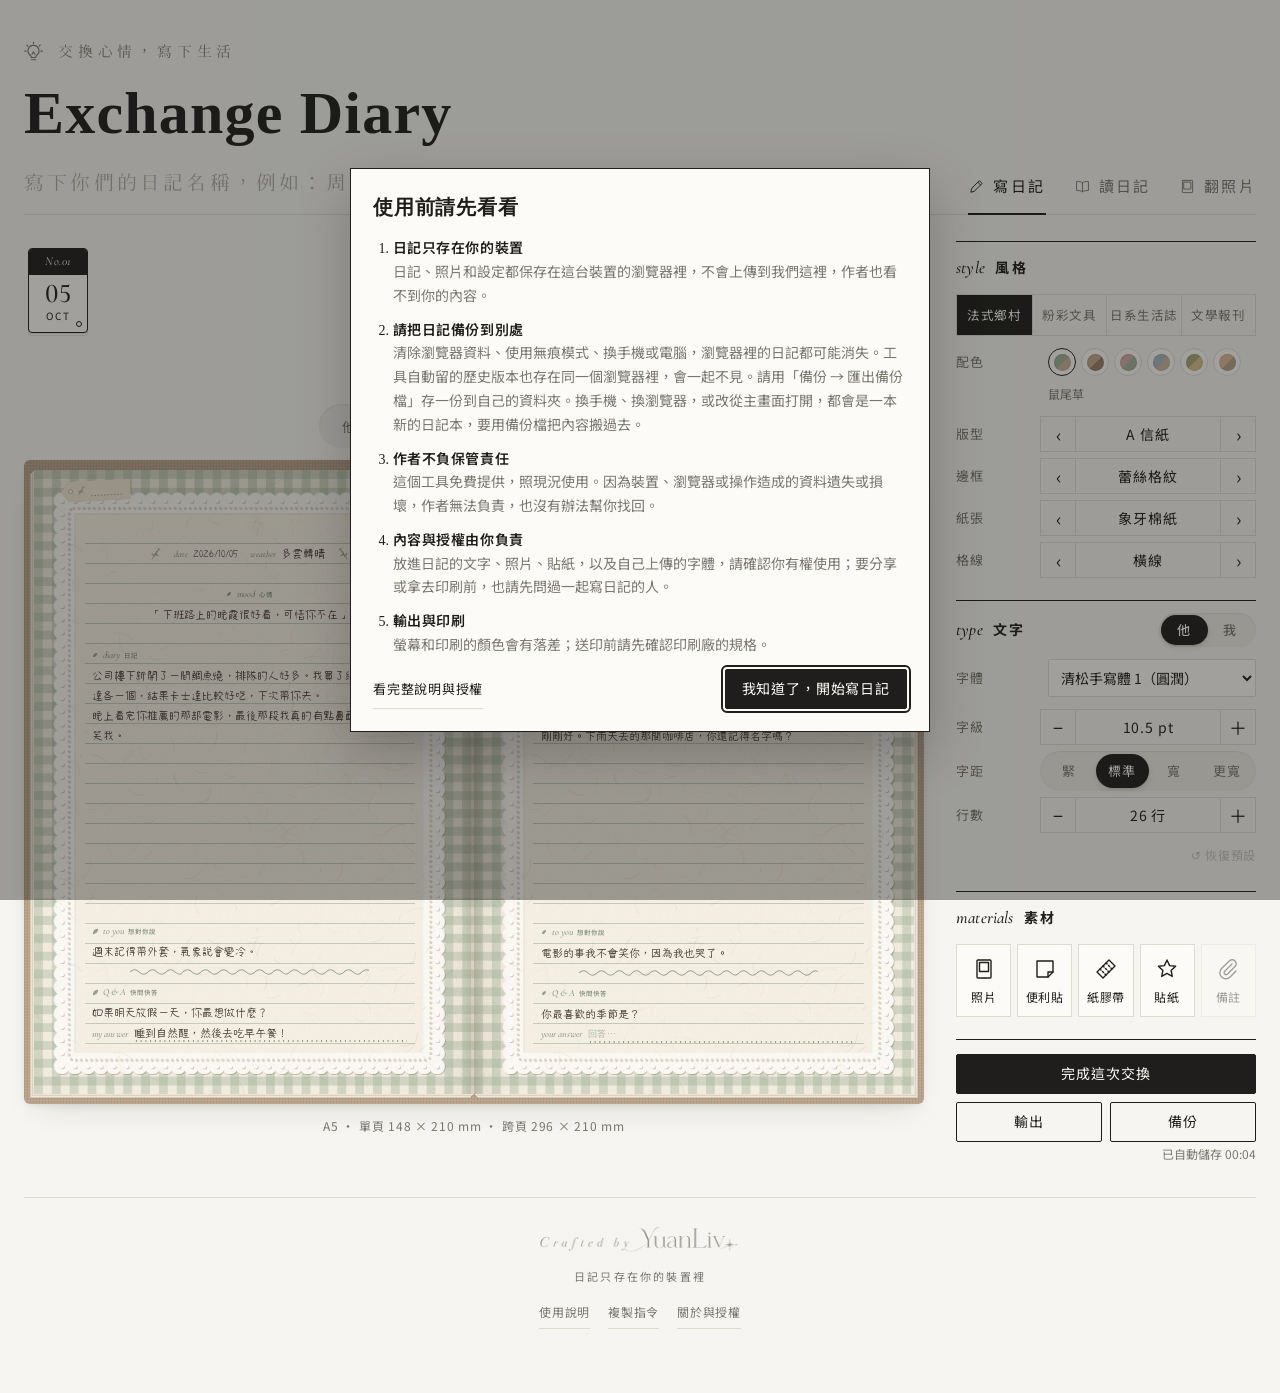
<file: index.html>
<!doctype html>
<html lang="zh-Hant-TW">
<head>
<meta charset="utf-8">
<meta name="viewport" content="width=device-width,initial-scale=1,viewport-fit=cover">
<title>Exchange Diary｜交換心情，寫下生活</title>
<meta name="description" content="一人一頁的交換日記本，用照片和可愛問答，留下每天相處的點滴。">
<link rel="canonical" href="https://liviaaaforfun.github.io/exchange-diary/">
<link rel="icon" href="icon-small.svg" type="image/svg+xml">
<link rel="icon" href="favicon-32.png" sizes="32x32" type="image/png">
<link rel="apple-touch-icon" href="apple-touch-icon.png">
<link rel="manifest" href="manifest.webmanifest">
<meta name="apple-mobile-web-app-title" content="交換日記">
<meta name="apple-mobile-web-app-capable" content="yes">
<meta name="mobile-web-app-capable" content="yes">
<meta name="theme-color" content="#f6f5f1" media="(prefers-color-scheme: light)">
<meta name="theme-color" content="#181816" media="(prefers-color-scheme: dark)">
<meta property="og:type" content="website">
<meta property="og:site_name" content="Exchange Diary">
<meta property="og:locale" content="zh_TW">
<meta property="og:url" content="https://liviaaaforfun.github.io/exchange-diary/">
<meta property="og:title" content="Exchange Diary｜交換心情，寫下生活">
<meta property="og:description" content="一人一頁的交換日記本，用照片和可愛問答，留下每天相處的點滴。">
<meta property="og:image" content="https://liviaaaforfun.github.io/exchange-diary/og.png?v=2">
<meta property="og:image:width" content="1200">
<meta property="og:image:height" content="630">
<meta property="og:image:alt" content="Exchange Diary：一人一頁的交換日記跨頁，貼著拍立得照片">
<meta name="twitter:card" content="summary_large_image">
<link rel="preconnect" href="https://fonts.googleapis.com">
<link rel="preconnect" href="https://fonts.gstatic.com" crossorigin>
<link id="gfonts" rel="stylesheet" href="https://fonts.googleapis.com/css2?family=Cormorant+Garamond:ital,wght@0,500;1,400;1,500&family=Quicksand:wght@300;500;600&family=Jost:wght@400;500;600&family=Playfair+Display:ital,wght@0,700;0,900;1,400;1,500&family=Huninn&family=Chiron+GoRound+TC:wght@400;700&family=Cactus+Classical+Serif&family=Iansui&family=LXGW+WenKai+TC:wght@400;700&family=Noto+Sans+TC:wght@400;500;700&family=Noto+Serif+TC:wght@500;700;900&display=swap">
<link rel="stylesheet" href="styles.css?v=2026.10.16h">
<link rel="stylesheet" href="app.css?v=2026.10.16h">
<script>if("serviceWorker" in navigator) addEventListener("load",()=>navigator.serviceWorker.register("sw.js").catch(()=>{}));</script>
</head>
<body>
<noscript><p style="padding:24px;font:16px/1.6 sans-serif">這個工具需要開啟 JavaScript 才能使用。</p></noscript>
<svg width="0" height="0" style="position:absolute" aria-hidden="true">
  <symbol id="sprig" viewBox="0 0 24 24"><g fill="none" stroke="currentColor" stroke-width="1.1" stroke-linecap="round">
    <path d="M6 22c3-5 5-9 11-17"/><path d="M9.6 16.4c-2.6-.4-4-2-4.2-4.3 2.4.2 3.9 1.7 4.2 4.3z"/><path d="M12.3 12.4c-.2-2.6 1-4.6 3.1-5.5.3 2.3-.8 4.3-3.1 5.5z"/>
    <path d="M11.4 13.8c2.5-.9 4.6-.3 5.9 1.5-2.3.9-4.4.3-5.9-1.5z"/></g>
    <g fill="currentColor"><circle cx="17.6" cy="4.3" r="1.25"/><circle cx="19.6" cy="5.4" r=".9"/><circle cx="16.4" cy="2.4" r=".9"/><circle cx="19.2" cy="3" r=".7"/></g></symbol>
</svg>

<div class="shell">
  <header class="masthead">
    <div class="mh-title">
      <p class="kicker"><button type="button" class="look" id="look" aria-label="切換成深色" title="切換成深色"><svg viewBox="0 0 20 20" aria-hidden="true"><g class="rays"><path d="M10 1.2v1.4M3.6 3.8l1 1M16.4 3.8l-1 1M1.6 9.6H3M17 9.6h1.4"/></g><path d="M10 4.2a5.2 5.2 0 0 0-3.1 9.4c.6.5.9 1.1.9 1.8v.3h4.4v-.3c0-.7.3-1.3.9-1.8A5.2 5.2 0 0 0 10 4.2z"/><path d="M8 17.9h4"/><path class="fil" d="M8.6 12.6 10 10.4l1.4 2.2"/></svg></button><span>交換心情，寫下生活</span></p>
      <h1 class="book-title">Exchange Diary</h1>
      <label class="sr-only" for="book-sub">日記名稱</label>
      <input id="book-sub" class="book-sub" type="text" autocomplete="off" spellcheck="false" placeholder="寫下你們的日記名稱，例如：周家小日記" title="點一下修改日記名稱">
    </div>
    <nav class="views" aria-label="畫面">
      <button type="button" class="view" data-view="edit"><svg viewBox="0 0 20 20" aria-hidden="true"><path d="M13.6 3.4l3 3L7.2 15.8l-3.9.9.9-3.9z"/><path d="M11.8 5.2l3 3"/></svg>寫日記</button>
      <button type="button" class="view" data-view="read"><svg viewBox="0 0 20 20" aria-hidden="true"><path d="M10 5.6C8.4 4.4 6 4 3 4.2v10.6c3-.2 5.4.2 7 1.4 1.6-1.2 4-1.6 7-1.4V4.2c-3-.2-5.4.2-7 1.4z"/><path d="M10 5.6v10.6"/></svg>讀日記</button>
      <button type="button" class="view" data-view="photos"><svg viewBox="0 0 20 20" aria-hidden="true"><rect x="4" y="2.8" width="12" height="14.4" rx=".6"/><path d="M6 4.8h8v8.2H6z"/></svg>翻照片</button>
    </nav>
  </header>

  <div class="notice" id="notice" hidden>
    <p>日記內容只存在這台裝置的瀏覽器裡，不會上傳到任何地方。清除瀏覽器資料或換裝置就會不見，請定期用「備份」匯出一份檔案。</p>
    <button type="button" class="btn" id="notice-ok">知道了</button>
  </div>

  <div class="workspace">
    <main class="stage">
      <div class="stage-bar">
        <div class="chips" id="chips" role="tablist" aria-label="跨頁"></div>
        <button type="button" class="add-leaf" id="add-spread" aria-label="新增跨頁"><em>NEW</em><strong aria-hidden="true">＋</strong><small>新增</small></button>
      </div>
      <div class="spread-bar">
        <p class="sr-only" id="spread-state" role="status"></p>
        <div class="spread-tools">
          <button type="button" class="link" id="btn-paste">貼上內容</button>
          <button type="button" class="link" id="move-prev">往前移</button>
          <button type="button" class="link" id="move-next">往後移</button>
          <button type="button" class="link danger" id="del-spread">刪除跨頁</button>
        </div>
      </div>
      <div class="sample-note" id="sample-note" hidden>這是範例內容，可以直接點進去修改，或用「貼上內容」換成你們的日記。</div>
      <div class="rd-top" id="rd-top"><button type="button" class="backchip" id="rd-back" hidden>← 回到照片牆</button>
        <div class="rd-meta"><b id="rd-no"></b><span id="rd-info"></span></div>
        <button type="button" class="btn ghost" id="rd-edit">修改這個跨頁</button></div>
      <div class="sidepick" role="group" aria-label="顯示哪一頁"><div class="slide" id="seg-show"><i class="thumb" aria-hidden="true"></i><button type="button" data-v="them">他的日記</button><button type="button" data-v="me">我的日記</button><button type="button" data-v="both" class="wide-only">並排</button></div></div>
      <div class="book" id="book"><button type="button" class="gswap" id="gswap" aria-label="左右頁對調（整本）" title="左右頁對調（整本）" hidden>⇄</button><div class="spread" id="spread">
        <svg class="clay-defs" width="0" height="0" style="position:absolute" aria-hidden="true">
        <defs>
          <radialGradient id="cg1" gradientUnits="userSpaceOnUse" cx="15" cy="12" r="26"><stop offset="0" style="stop-color:color-mix(in srgb,var(--c1) 30%,#fff)"/><stop offset=".5" style="stop-color:var(--c1)"/><stop offset="1" style="stop-color:color-mix(in srgb,var(--c1) 80%,#203030)"/></radialGradient>
          <radialGradient id="cg2" gradientUnits="userSpaceOnUse" cx="15" cy="12" r="26"><stop offset="0" style="stop-color:color-mix(in srgb,var(--c2) 30%,#fff)"/><stop offset=".5" style="stop-color:var(--c2)"/><stop offset="1" style="stop-color:color-mix(in srgb,var(--c2) 82%,#402030)"/></radialGradient>
          <radialGradient id="cgs" gradientUnits="userSpaceOnUse" cx="15" cy="12" r="26"><stop offset="0" style="stop-color:color-mix(in srgb,var(--sky) 30%,#fff)"/><stop offset=".5" style="stop-color:var(--sky)"/><stop offset="1" style="stop-color:color-mix(in srgb,var(--sky) 80%,#203040)"/></radialGradient>
          <radialGradient id="cgw" gradientUnits="userSpaceOnUse" cx="15" cy="12" r="26"><stop offset="0" stop-color="#ffffff"/><stop offset=".55" style="stop-color:color-mix(in srgb,var(--c3) 55%,#fff)"/><stop offset="1" style="stop-color:color-mix(in srgb,var(--c3) 85%,#504060)"/></radialGradient>
          <radialGradient id="cgb" gradientUnits="userSpaceOnUse" cx="15" cy="12" r="26"><stop offset="0" stop-color="#fff9e2"/><stop offset=".5" stop-color="#f6e0a2"/><stop offset="1" stop-color="#dcbd6e"/></radialGradient>
          <filter id="cblur" x="-50%" y="-50%" width="200%" height="200%"><feGaussianBlur stdDeviation=".9"/></filter>
        </defs>
        <symbol id="cl-heart" viewBox="0 0 40 40"><path d="M20 35C9 27 4.5 20.5 6 14 7.5 7.5 15 6 20 12.5 25 6 32.5 7.5 34 14 35.5 20.5 31 27 20 35Z" fill="url(#cg2)"/><ellipse cx="13" cy="13.5" rx="3.6" ry="2.2" transform="rotate(-30 13 13.5)" fill="#fff" opacity=".65" filter="url(#cblur)"/></symbol>
        <symbol id="cl-cloud" viewBox="0 0 40 40"><g fill="url(#cgw)"><circle cx="13" cy="23" r="8"/><circle cx="22" cy="18" r="10"/><circle cx="30.5" cy="24" r="7"/><rect x="9" y="22" width="25" height="9" rx="4.5"/></g><ellipse cx="18" cy="13" rx="4" ry="2" fill="#fff" opacity=".8" filter="url(#cblur)"/></symbol>
        <symbol id="cl-sphere" viewBox="0 0 40 40"><circle cx="20" cy="20" r="13" fill="url(#cgs)"/><ellipse cx="15" cy="14" rx="4" ry="2.6" transform="rotate(-30 15 14)" fill="#fff" opacity=".65" filter="url(#cblur)"/></symbol>
        <symbol id="cl-ring" viewBox="0 0 40 40"><circle cx="20" cy="20" r="11" fill="none" stroke="url(#cg2)" stroke-width="7"/><path d="M11.5 14.5a10.5 10.5 0 0 1 7-5" fill="none" stroke="#fff" stroke-width="2" stroke-linecap="round" opacity=".7" filter="url(#cblur)"/></symbol>
        <symbol id="cl-star" viewBox="0 0 40 40"><path d="M20 6 23.9 15 33.3 15.7 26.2 21.9 28.3 31.1 20 26.2 11.7 31.1 13.8 21.9 6.7 15.7 16.1 15Z" fill="url(#cgb)" stroke="url(#cgb)" stroke-width="4" stroke-linejoin="round"/><ellipse cx="16" cy="14" rx="2.6" ry="1.5" fill="#fff" opacity=".7" filter="url(#cblur)"/></symbol>
        <symbol id="cl-pencil" viewBox="0 0 40 40"><g transform="rotate(-38 20 20)"><rect x="9" y="16" width="20" height="8" rx="1.6" fill="url(#cg1)"/><rect x="28.4" y="16" width="3" height="8" fill="#ece6ef"/><rect x="30.5" y="16" width="5" height="8" rx="2.4" fill="url(#cg2)"/><path d="M9.4 16 3 20 9.4 24Z" fill="#f6e6cf"/><path d="M3 20 5.4 18.5 5.4 21.5Z" style="fill:var(--label)"/><rect x="10" y="17.2" width="17" height="1.6" rx=".8" fill="#fff" opacity=".55"/></g></symbol>
        <symbol id="cl-envelope" viewBox="0 0 40 40"><rect x="5" y="10" width="30" height="21" rx="3.5" fill="url(#cg2)"/><path d="M7.5 13.5 20 22.5 32.5 13.5" fill="none" stroke="#fff" stroke-width="1.6" stroke-linecap="round" stroke-linejoin="round" opacity=".85"/><circle cx="20" cy="23" r="2.8" fill="url(#cg1)"/><ellipse cx="11" cy="13" rx="3" ry="1.2" fill="#fff" opacity=".55" filter="url(#cblur)"/></symbol>
      </svg>
      </div></div>
      <button type="button" class="rd-arrow rd-prev" id="rd-prev" aria-label="上一個跨頁">‹</button>
      <button type="button" class="rd-arrow rd-next" id="rd-next" aria-label="下一個跨頁">›</button>
      <nav class="rd-strip" id="rd-strip" aria-label="所有跨頁"></nav>
      <p class="caption">A5 · 單頁 148 × 210 mm · 跨頁 296 × 210 mm</p>
    </main>

    <aside class="panel" aria-label="設定">
      <section class="card" aria-labelledby="h-style">
        <h2 class="card-h" id="h-style"><em>style</em>風格</h2>
        <div class="tabs" id="theme-tabs" role="tablist" aria-label="風格">
          <button type="button" role="tab" data-v="country">法式鄉村</button><button type="button" role="tab" data-v="pastel">粉彩文具</button><button type="button" role="tab" data-v="editorial">日系生活誌</button><button type="button" role="tab" data-v="gazette">文學報刊</button>
        </div>
        <div class="field"><span class="fl">配色</span><div class="dots-row" id="color-dots" role="radiogroup" aria-label="配色"></div><span class="hint" id="color-name"></span></div>
        <div class="cyclers">
          <div class="cycler" data-key="layout"><span class="fl">版型</span><button type="button" class="arw" data-d="-1" aria-label="上一個版型">‹</button><output></output><button type="button" class="arw" data-d="1" aria-label="下一個版型">›</button></div>
          <div class="cycler" data-key="frame"><span class="fl">邊框</span><button type="button" class="arw" data-d="-1" aria-label="上一個邊框">‹</button><output></output><button type="button" class="arw" data-d="1" aria-label="下一個邊框">›</button></div>
          <div class="cycler" data-key="paper"><span class="fl">紙張</span><button type="button" class="arw" data-d="-1" aria-label="上一種紙張">‹</button><output></output><button type="button" class="arw" data-d="1" aria-label="下一種紙張">›</button></div>
          <div class="cycler" data-key="grid"><span class="fl">格線</span><button type="button" class="arw" data-d="-1" aria-label="上一種格線">‹</button><output></output><button type="button" class="arw" data-d="1" aria-label="下一種格線">›</button></div>
        </div>
      </section>

      <section class="card" aria-labelledby="h-type">
        <h2 class="card-h with-who" id="h-type"><span><em>type</em>文字</span>
          <span class="slide mini" id="who" role="group" aria-label="調整誰的字"><i class="thumb" aria-hidden="true"></i><button type="button" data-v="them">他</button><button type="button" data-v="me">我</button></span></h2>
        <div class="field"><label class="fl" for="font-sel">字體</label><select id="font-sel"></select></div>
        <div class="cyclers">
          <div class="stepper" id="step-size"><span class="fl">字級</span><button type="button" class="arw" data-d="-0.5" aria-label="字縮小">−</button><output aria-live="polite"></output><button type="button" class="arw" data-d="0.5" aria-label="字放大">＋</button></div>
          <div class="row2"><span class="fl" id="track-l">字距</span><div class="slide full small" id="track" role="group" aria-labelledby="track-l"><i class="thumb" aria-hidden="true"></i><button type="button" data-v="0">緊</button><button type="button" data-v="1">標準</button><button type="button" data-v="2">寬</button><button type="button" data-v="3">更寬</button></div></div>
          <div class="stepper" id="step-rows"><span class="fl">行數</span><button type="button" class="arw" data-d="-1" aria-label="少一行（行距變寬）">−</button><output aria-live="polite"></output><button type="button" class="arw" data-d="1" aria-label="多一行（行距變密）">＋</button></div>
        </div>
        <div class="reset"><button type="button" id="size-reset">↺ 恢復預設</button></div>
      </section>

      <section class="card" aria-labelledby="h-mat">
        <h2 class="card-h" id="h-mat"><em>materials</em>素材</h2>
        <div class="mats">
          <button type="button" class="mt" id="mat-photo"><svg viewBox="0 0 24 24" aria-hidden="true"><rect x="5" y="3" width="14" height="18" rx="1"/><rect x="7.5" y="5.5" width="9" height="9"/></svg><span>照片</span></button>
          <button type="button" class="mt" id="mat-note"><svg viewBox="0 0 24 24" aria-hidden="true"><path d="M4 4h16v11l-5 5H4z"/><path d="M15 20v-5h5"/></svg><span>便利貼</span></button>
          <button type="button" class="mt" id="mat-tape"><svg viewBox="0 0 24 24" aria-hidden="true"><path d="M3 15 15 3l6 6L9 21z"/><path d="M6 12l6 6M9 9l6 6M12 6l6 6" stroke-dasharray="1.5 2"/></svg><span>紙膠帶</span></button>
          <button type="button" class="mt" id="mat-sticker"><svg viewBox="0 0 24 24" aria-hidden="true"><path d="M12 3l2.6 5.6 6 .7-4.5 4.1 1.2 6L12 16.4 6.7 19.4l1.2-6L3.4 9.3l6-.7z"/></svg><span>貼紙</span></button>
          <button type="button" class="mt" id="mat-notes"><svg viewBox="0 0 24 24" aria-hidden="true"><path d="M16 7l-7.5 7.5a2 2 0 0 0 2.8 2.8L19 9.6a4 4 0 0 0-5.7-5.7L5.6 11.6a6 6 0 0 0 8.5 8.5L20 14"/></svg><span>備註</span><b class="cnt" id="notes-cnt" hidden></b></button>
        </div>
      </section>

      <div class="dock">
        <div class="dock-row">
          <button type="button" class="btn solid" id="btn-done"></button>
          <button type="button" class="btn" id="btn-revert" hidden>還原成修改前</button>
        </div>
        <div class="dock-row">
          <div class="menu-wrap"><button type="button" class="btn" id="btn-output" aria-haspopup="true" aria-expanded="false">輸出</button>
            <div class="menu" id="menu-output" hidden>
              <button type="button" id="out-png">圖片（PNG）<small>傳給朋友、放社群</small></button>
              <button type="button" id="out-pdf">PDF<small>保存、自己列印</small></button>
              <button type="button" id="out-book">翻書網頁<small>一個檔案，打開就能翻</small></button>
              <button type="button" id="out-print">印刷用 PDF<small>交給印刷廠</small></button>
            </div></div>
          <div class="menu-wrap"><button type="button" class="btn" id="btn-backup" aria-haspopup="true" aria-expanded="false">備份</button>
            <div class="menu" id="menu-backup" hidden>
              <div class="mh" aria-hidden="true">備份到別處</div>
              <button type="button" id="btn-export">匯出備份檔<small>存成檔案</small></button>
              <button type="button" id="btn-cloud" hidden><span><svg class="cl-ic" viewBox="0 0 24 24" aria-hidden="true"><path d="M7 18h10.5a4 4 0 0 0 .6-7.95A6 6 0 0 0 6.4 9.2 4.5 4.5 0 0 0 7 18z"/></svg>雲端備份</span><small>Google</small></button>
              <div class="mh" aria-hidden="true">找回</div>
              <button type="button" id="btn-import">匯入備份檔</button>
              <button type="button" id="btn-recover">找回日記本<small>歷史版本</small></button>
            </div></div>
        </div>
        <p class="status" id="spread-when"></p>
        <p class="status" id="save-status"><span id="save-txt" role="status" aria-live="polite"></span><span id="cloud-st"></span></p>
      </div>
    </aside>
  </div>
  <section class="wallv" id="wall" role="main" aria-label="照片牆" hidden>
  <div class="wall-h"><p id="wall-count"></p><button type="button" class="link" id="wall-sort"></button></div>
  <div class="wall-grid" id="wall-grid"></div>
  <p class="wall-empty" id="wall-empty" hidden>還沒有照片。在「寫日記」畫面用右側「素材 → 照片」加入拍立得照片，就會出現在這裡。</p>
</section>
  <footer class="sig"><i role="img" aria-label="Crafted by YuanLiv"></i><small>日記只存在你的裝置裡</small></footer>
</div>

<div class="fxbar" id="fxbar" role="toolbar" aria-label="選取文字的樣式" hidden>
  <div class="grp" role="group" aria-label="大小">
    <button type="button" data-op="size" data-v="s" aria-label="小一點">小</button>
    <button type="button" data-op="size" data-v="l" aria-label="大一點">大</button>
    <button type="button" data-op="size" data-v="xl" aria-label="大很多">特大</button>
  </div>
  <div class="grp"><button type="button" data-op="b" data-v="b" aria-label="粗體"><b>B</b></button><button type="button" data-op="strike" data-v="x" aria-label="刪除線"><s>S</s></button></div>
  <div class="grp" role="group" aria-label="字色">
    <button type="button" class="sw" data-op="color" data-v="c1" aria-label="字色：朱紅" title="朱紅"><i></i></button>
    <button type="button" class="sw" data-op="color" data-v="c2" aria-label="字色：靛藍" title="靛藍"><i></i></button>
    <button type="button" class="sw" data-op="color" data-v="c3" aria-label="字色：墨綠" title="墨綠"><i></i></button>
    <button type="button" class="sw" data-op="color" data-v="c4" aria-label="字色：琥珀" title="琥珀"><i></i></button>
  </div>
  <div class="grp" role="group" aria-label="螢光筆">
    <button type="button" class="hl" data-op="hl" data-v="h1" aria-label="螢光筆：鵝黃" title="鵝黃"><i></i></button>
    <button type="button" class="hl" data-op="hl" data-v="h2" aria-label="螢光筆：櫻粉" title="櫻粉"><i></i></button>
    <button type="button" class="hl" data-op="hl" data-v="h3" aria-label="螢光筆：薄荷" title="薄荷"><i></i></button>
    <button type="button" class="hl" data-op="hl" data-v="h4" aria-label="螢光筆：天藍" title="天藍"><i></i></button>
  </div>
  <div class="grp"><button type="button" data-op="clear" aria-label="清除樣式">清除</button></div>
</div>
<div class="toast" id="toast" role="status" hidden><span></span><button type="button" id="toast-undo">復原</button></div>
<div class="modal" id="modal" hidden><div class="dlg" id="dlg" role="dialog" aria-modal="true" aria-labelledby="dlg-title"></div></div>

<script src="themes.js?v=2026.10.16h"></script>
<script src="parse.js?v=2026.10.16h"></script>
<script src="app.js?v=2026.10.16h"></script>
<script src="objects.js?v=2026.10.16h"></script>
<script src="views.js?v=2026.10.16h"></script>
<script src="export.js?v=2026.10.16h"></script>
<script src="print.js?v=2026.10.16h"></script>
<script src="mobile.js?v=2026.10.16h"></script>
<script src="search.js?v=2026.10.16h"></script>
<script src="cloud.js?v=2026.10.16h"></script>
<script src="guide.js?v=2026.10.16h"></script>

</body>
</html>
</file>
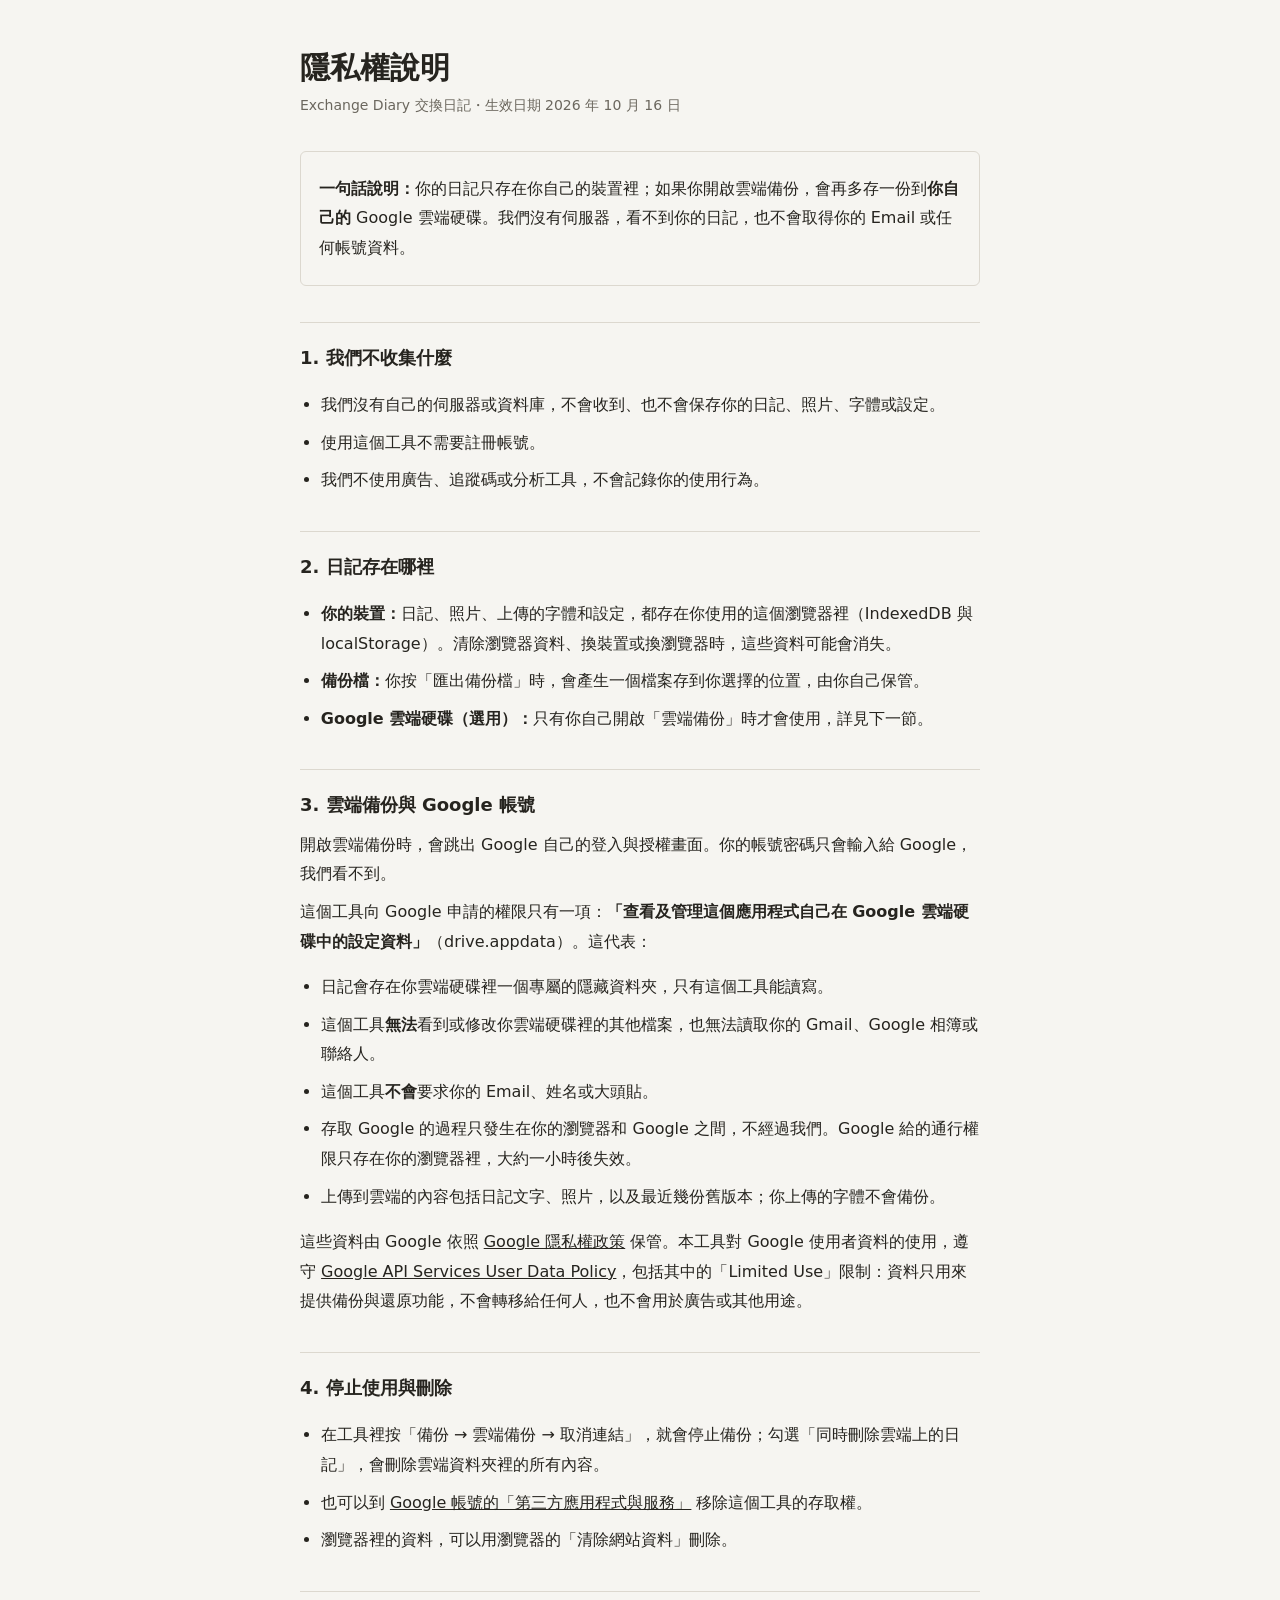
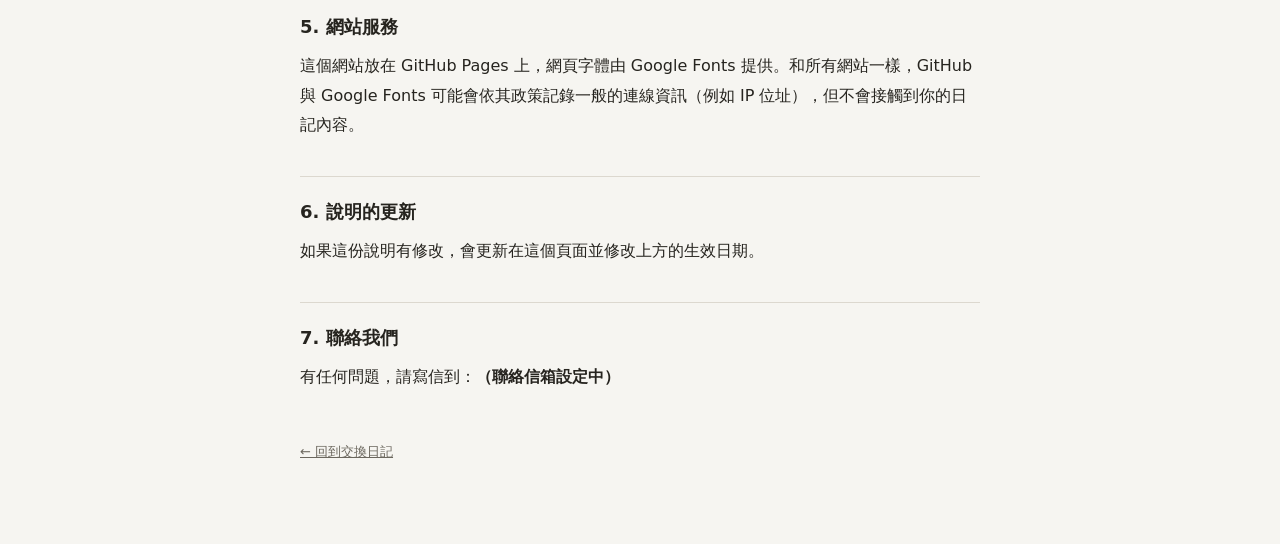
<file: privacy.html>
<!doctype html>
<html lang="zh-Hant-TW">
<head>
<meta charset="utf-8">
<meta name="viewport" content="width=device-width,initial-scale=1">
<title>隱私權說明｜Exchange Diary</title>
<meta name="description" content="Exchange Diary 交換日記的隱私權說明：日記存在你的裝置裡；開啟雲端備份時，存在你自己的 Google 雲端硬碟。">
<link rel="icon" href="icon-small.svg" type="image/svg+xml">
<style>
:root{--ink:#26241f;--muted:#6b675e;--line:#dcd8cf;--bg:#f6f5f1}
@media (prefers-color-scheme:dark){:root{--ink:#ece9e2;--muted:#a9a59c;--line:#3a3833;--bg:#181816}}
*{box-sizing:border-box}
body{margin:0;background:var(--bg);color:var(--ink);font:16px/1.85 "Noto Sans TC","PingFang TC","Microsoft JhengHei",system-ui,sans-serif}
main{max-width:720px;margin:0 auto;padding:48px 20px 80px}
h1{font:600 30px/1.3 "Noto Serif TC",serif;margin:0 0 6px}
.k{color:var(--muted);font-size:14px;margin:0 0 32px}
h2{font-size:18px;margin:36px 0 8px;padding-top:18px;border-top:1px solid var(--line)}
p,li{margin:8px 0}
ul{padding-left:1.3em}
.box{border:1px solid var(--line);border-radius:6px;padding:14px 18px;margin:18px 0}
a{color:inherit}
footer{margin-top:48px;color:var(--muted);font-size:13px}
</style>
</head>
<body>
<main>
<h1>隱私權說明</h1>
<p class="k">Exchange Diary 交換日記・生效日期 2026 年 10 月 16 日</p>

<div class="box">
<p><b>一句話說明：</b>你的日記只存在你自己的裝置裡；如果你開啟雲端備份，會再多存一份到<b>你自己的</b> Google 雲端硬碟。我們沒有伺服器，看不到你的日記，也不會取得你的 Email 或任何帳號資料。</p>
</div>

<h2>1. 我們不收集什麼</h2>
<ul>
<li>我們沒有自己的伺服器或資料庫，不會收到、也不會保存你的日記、照片、字體或設定。</li>
<li>使用這個工具不需要註冊帳號。</li>
<li>我們不使用廣告、追蹤碼或分析工具，不會記錄你的使用行為。</li>
</ul>

<h2>2. 日記存在哪裡</h2>
<ul>
<li><b>你的裝置：</b>日記、照片、上傳的字體和設定，都存在你使用的這個瀏覽器裡（IndexedDB 與 localStorage）。清除瀏覽器資料、換裝置或換瀏覽器時，這些資料可能會消失。</li>
<li><b>備份檔：</b>你按「匯出備份檔」時，會產生一個檔案存到你選擇的位置，由你自己保管。</li>
<li><b>Google 雲端硬碟（選用）：</b>只有你自己開啟「雲端備份」時才會使用，詳見下一節。</li>
</ul>

<h2>3. 雲端備份與 Google 帳號</h2>
<p>開啟雲端備份時，會跳出 Google 自己的登入與授權畫面。你的帳號密碼只會輸入給 Google，我們看不到。</p>
<p>這個工具向 Google 申請的權限只有一項：<b>「查看及管理這個應用程式自己在 Google 雲端硬碟中的設定資料」</b>（drive.appdata）。這代表：</p>
<ul>
<li>日記會存在你雲端硬碟裡一個專屬的隱藏資料夾，只有這個工具能讀寫。</li>
<li>這個工具<b>無法</b>看到或修改你雲端硬碟裡的其他檔案，也無法讀取你的 Gmail、Google 相簿或聯絡人。</li>
<li>這個工具<b>不會</b>要求你的 Email、姓名或大頭貼。</li>
<li>存取 Google 的過程只發生在你的瀏覽器和 Google 之間，不經過我們。Google 給的通行權限只存在你的瀏覽器裡，大約一小時後失效。</li>
<li>上傳到雲端的內容包括日記文字、照片，以及最近幾份舊版本；你上傳的字體不會備份。</li>
</ul>
<p>這些資料由 Google 依照 <a href="https://policies.google.com/privacy" target="_blank" rel="noopener">Google 隱私權政策</a> 保管。本工具對 Google 使用者資料的使用，遵守 <a href="https://developers.google.com/terms/api-services-user-data-policy" target="_blank" rel="noopener">Google API Services User Data Policy</a>，包括其中的「Limited Use」限制：資料只用來提供備份與還原功能，不會轉移給任何人，也不會用於廣告或其他用途。</p>

<h2>4. 停止使用與刪除</h2>
<ul>
<li>在工具裡按「備份 → 雲端備份 → 取消連結」，就會停止備份；勾選「同時刪除雲端上的日記」，會刪除雲端資料夾裡的所有內容。</li>
<li>也可以到 <a href="https://myaccount.google.com/connections" target="_blank" rel="noopener">Google 帳號的「第三方應用程式與服務」</a> 移除這個工具的存取權。</li>
<li>瀏覽器裡的資料，可以用瀏覽器的「清除網站資料」刪除。</li>
</ul>

<h2>5. 網站服務</h2>
<p>這個網站放在 GitHub Pages 上，網頁字體由 Google Fonts 提供。和所有網站一樣，GitHub 與 Google Fonts 可能會依其政策記錄一般的連線資訊（例如 IP 位址），但不會接觸到你的日記內容。</p>

<h2>6. 說明的更新</h2>
<p>如果這份說明有修改，會更新在這個頁面並修改上方的生效日期。</p>

<h2>7. 聯絡我們</h2>
<p>有任何問題，請寫信到：<b id="contact">（聯絡信箱設定中）</b></p>

<footer><a href="./">← 回到交換日記</a></footer>
</main>
</body>
</html>
</file>
<file: styles.css>
@font-face{font-family:'JH1';src:url('fonts/jh1.woff2') format('woff2');font-display:swap}
@font-face{font-family:'JH2';src:url('fonts/jh2.woff2') format('woff2');font-display:swap}
@font-face{font-family:'JH3';src:url('fonts/jh3.woff2') format('woff2');font-display:swap}
@font-face{font-family:'JH9';src:url('fonts/jh9.woff2') format('woff2');font-display:swap}
@font-face{font-family:'CYLY';src:url('fonts/cyly.woff2') format('woff2');font-display:swap}


/* Layout: a gingham tablecloth (chrome) under one open A5 diary on a linen cover; controls above, font swatches below.
   Page geometry is in millimetres: 1mm = var(--mm) = page width / 148. */
:root{
  --desk:#eff1e9; --check:rgba(140,160,132,.10); --surface:#fbf9f3; --ink:#3d3a33; --muted:#77736a;
  --accent:#6e8466; --accent-ink:#ffffff; --line:#dcd6c8; --shadow:rgba(70,62,45,.20);
  --ui:"Noto Sans TC","PingFang TC","Microsoft JhengHei",system-ui,sans-serif;
  --display:"Noto Serif TC","Songti TC","PMingLiU",serif;
  --news:"Playfair Display","Noto Serif TC","Songti TC",Georgia,serif;
  --serif-tc:"Noto Serif TC","Songti TC","PMingLiU",serif;
  --geo:"Jost","Noto Sans TC","PingFang TC",sans-serif;
  --round:"Quicksand","Noto Sans TC","PingFang TC",sans-serif;
  --latin:"Cormorant Garamond","Iowan Old Style","Palatino Linotype",Georgia,serif;
  --fallback:"Noto Sans TC","PingFang TC","Microsoft JhengHei",sans-serif;
}
:root[data-theme="dark"]{
  --desk:#1d211c; --check:rgba(150,172,140,.06); --surface:#262b25; --ink:#e8e4da; --muted:#a8a496;
  --accent:#a9bf9f; --accent-ink:#1d211c; --line:#3a4037; --shadow:rgba(0,0,0,.55); color-scheme:dark}

*{box-sizing:border-box}
body{background-color:var(--desk);
  background-image:repeating-linear-gradient(90deg,var(--check) 0 22px,transparent 22px 44px),repeating-linear-gradient(0deg,var(--check) 0 22px,transparent 22px 44px);
  color:var(--ink);font-family:var(--ui);font-size:15px;line-height:1.65;padding-inline:16px;padding-block:28px 56px}
.wrap{max-width:1080px;margin:0 auto;display:flex;flex-direction:column;gap:22px}
header.top{display:flex;flex-direction:column;gap:2px}
.eyebrow{font-family:var(--latin);font-style:italic;font-size:17px;color:var(--accent);letter-spacing:.02em}
h1{font-family:var(--display);font-weight:700;font-size:clamp(24px,4vw,32px);line-height:1.3;margin:0;text-wrap:balance;letter-spacing:.04em}
.lead{margin:4px 0 0;color:var(--muted);max-width:62ch}

/* controls: a paper card with a pearl-dot inner border */
.controls{background:var(--surface);border-radius:12px;padding:16px 18px;display:flex;flex-wrap:wrap;gap:14px 26px;align-items:flex-end;
  outline:2px dotted color-mix(in srgb,var(--accent) 45%,transparent);outline-offset:-7px;box-shadow:0 1px 0 var(--line)}
.ctl{display:flex;flex-direction:column;gap:6px;min-width:0}
.ctl > .cap{font-size:12px;color:var(--muted);letter-spacing:.1em}
.seg{display:flex;flex-wrap:wrap;gap:4px}
.seg button{font:inherit;font-size:14px;border:1px solid var(--line);background:transparent;color:var(--ink);padding:6px 12px;border-radius:999px;cursor:pointer;min-height:36px}
.seg button:hover{border-color:var(--accent)}
.seg button[aria-pressed="true"]{background:var(--accent);border-color:var(--accent);color:var(--accent-ink)}
select{font:inherit;font-size:14px;color:var(--ink);background:var(--surface);border:1px solid var(--line);border-radius:999px;padding:6px 12px;min-height:36px;max-width:100%}
button:focus-visible,select:focus-visible{outline:2px solid var(--accent);outline-offset:2px}
.sidepick{display:none}
.ctl-wide{flex-basis:100%}
.dots{display:inline-flex;margin-right:7px;vertical-align:-1px}.dots i{width:12px;height:12px;border-radius:50%;box-shadow:0 0 0 1.5px var(--surface)}.dots i + i{margin-left:-4px}

/* ---------- the book ---------- */
.desk{display:flex;flex-direction:column;align-items:center;gap:12px}
.book{width:100%;max-width:1000px;padding:1.1%;border-radius:6px;background-color:var(--cover,#b9a28a);
  background-image:repeating-linear-gradient(0deg,rgba(255,255,255,.07) 0 1px,transparent 1px 3px),repeating-linear-gradient(90deg,rgba(60,40,20,.08) 0 1px,transparent 1px 3px);
  box-shadow:0 18px 34px -10px var(--shadow),0 4px 10px -4px var(--shadow)}
.spread{display:grid;grid-template-columns:1fr 1fr}
.page{container-type:inline-size;aspect-ratio:148/210;position:relative;overflow:hidden;overflow:clip;min-width:0;--mm:calc(100cqw / 148);--lh:calc(var(--lhn) * var(--mm));--fs:calc(var(--fsn) * var(--mm))}
.page[data-side="them"]{box-shadow:-1px 1px 0 #ece4d6,-2px 2px 0 #ddd2c0,-3px 3px 0 #ece4d6,-4px 4px 0 #d6cab6}
.page[data-side="me"]{box-shadow:1px 1px 0 #ece4d6,2px 2px 0 #ddd2c0,3px 3px 0 #ece4d6,4px 4px 0 #d6cab6}

/* paper stocks are page content, so they keep their own colours in both themes */
.spread{--paper:#f7f2e7;--pink:#4b423a;--rule:rgba(128,146,124,.40);--label:#8b9886;--tea:#b8987e;--fiber-o:.9;--linen:none}
.spread[data-paper="ivory"]{--paper:#f7f2e7;--pink:#4b423a;--rule:rgba(128,146,124,.40);--label:#8b9886;--fiber-o:.85}
.spread[data-paper="cream"]{--paper:#f1e9d9;--pink:#4a4037;--rule:rgba(150,132,108,.36);--label:#9a8873;--fiber-o:1}
.spread[data-paper="oat"]{--paper:#e6dbc8;--pink:#43392f;--rule:rgba(112,98,78,.32);--label:#857360;--fiber-o:1;
  --linen:repeating-linear-gradient(0deg,rgba(255,255,255,.16) 0 1px,transparent 1px 3px),repeating-linear-gradient(90deg,rgba(90,70,45,.06) 0 1px,transparent 1px 3px)}
.paper{position:absolute;inset:0;background-color:var(--paper);color:var(--pink)}
.deco{position:absolute;inset:0;width:100%;height:100%;display:block;pointer-events:none}
.grain{position:absolute;inset:0;pointer-events:none;mix-blend-mode:multiply;opacity:var(--fiber-o);
  background-image:var(--linen),var(--fiber),url("data:image/svg+xml,%3Csvg xmlns='http://www.w3.org/2000/svg' width='180' height='180'%3E%3Cfilter id='n'%3E%3CfeTurbulence type='fractalNoise' baseFrequency='.85' numOctaves='2' stitchTiles='stitch'/%3E%3CfeColorMatrix values='0 0 0 0 .5 0 0 0 0 .44 0 0 0 0 .34 0 0 0 .10 0'/%3E%3C/filter%3E%3Crect width='100%25' height='100%25' filter='url(%23n)'/%3E%3C/svg%3E")}
.page[data-side="them"] .gutter{position:absolute;inset:0;pointer-events:none;background:linear-gradient(to left,rgba(80,60,40,.16),rgba(80,60,40,.05) 2.5%,transparent 8%)}
.page[data-side="me"] .gutter{position:absolute;inset:0;pointer-events:none;background:linear-gradient(to right,rgba(80,60,40,.18),rgba(80,60,40,.05) 2.5%,transparent 8%)}

/* grid layer: starts exactly one line above the writing area, so every text row sits on a rule */
.grid{position:absolute;top:calc(var(--gt) * var(--mm));bottom:calc(var(--gb) * var(--mm))}
.page[data-side="them"] .grid{left:calc(var(--go) * var(--mm));right:calc(var(--gg) * var(--mm))}
.page[data-side="me"] .grid{right:calc(var(--go) * var(--mm));left:calc(var(--gg) * var(--mm))}
.spread[data-grid="lined"] .grid{background-image:repeating-linear-gradient(to bottom,transparent 0 calc(var(--lh) - 1px),var(--rule) calc(var(--lh) - 1px) var(--lh))}
.spread[data-grid="square"] .grid{--rule-sq:color-mix(in srgb,var(--rule) 62%,transparent);background-image:repeating-linear-gradient(to bottom,transparent 0 calc(var(--lh) - 1px),var(--rule-sq) calc(var(--lh) - 1px) var(--lh)),repeating-linear-gradient(to right,transparent 0 calc(var(--lh) - 1px),var(--rule-sq) calc(var(--lh) - 1px) var(--lh))}
.spread[data-grid="dot"] .grid{background-image:radial-gradient(circle at 50% 100%,var(--rule) calc(var(--mm) * .38),transparent calc(var(--mm) * .5));background-size:var(--lh) var(--lh)}

.sheet{position:absolute;top:calc(var(--gt) * var(--mm) + var(--lh));bottom:calc(var(--gb) * var(--mm));display:grid;
  font-size:var(--fs);line-height:var(--lh)}
.page[data-side="them"] .sheet{left:calc((var(--go) + 2.5) * var(--mm));right:calc((var(--gg) + 2.5) * var(--mm))}
.page[data-side="me"] .sheet{right:calc((var(--go) + 2.5) * var(--mm));left:calc((var(--gg) + 2.5) * var(--mm))}
.page[data-side="them"]{--hand:var(--font-them);--font-ans:var(--font-me)}
.page[data-side="me"]{--hand:var(--font-me);--font-ans:var(--font-them)}
.sheet .val,.sheet .q{font-family:var(--hand),var(--fallback)}
.sheet p{margin:0}
.lbl{display:flex;gap:calc(var(--mm) * 1.4);align-items:baseline;white-space:nowrap;font-family:var(--ui);font-weight:500;font-size:calc(var(--mm) * 2.15);letter-spacing:.16em;color:var(--label)}
.lbl em{font-family:var(--latin);font-style:italic;font-weight:500;font-size:calc(var(--mm) * 3.2);letter-spacing:.01em}
.lbl::before{content:"";width:calc(var(--mm) * 2.2);height:calc(var(--mm) * 2.2);align-self:center;background:var(--label);opacity:.85;
  -webkit-mask:var(--leaf) center/contain no-repeat;mask:var(--leaf) center/contain no-repeat}
.f-head .lbl::before,.ans .lbl::before{display:none}
.f-mood .val::before{content:"「"}.f-mood .val::after{content:"」"}
.ans{display:flex;gap:calc(var(--mm) * 2);align-items:baseline}
.ans .a{flex:1;min-height:var(--lh);font-family:var(--font-ans),var(--fallback);background-image:radial-gradient(circle,var(--label) 30%,transparent 36%);
  background-size:calc(var(--mm) * 1.6) calc(var(--mm) * .55);background-repeat:repeat-x;background-position:0 92%}
.big{font-size:1.5em;line-height:0}
.hl{background:linear-gradient(transparent 60%,rgba(214,196,150,.55) 60%,rgba(214,196,150,.55) 92%,transparent 92%)}
.sheet [contenteditable]{outline:none;border-radius:2px;caret-color:var(--pink)}
.sheet [contenteditable]:focus{background:rgba(214,196,150,.18)}

/* owner tag: a small paper label with an eyelet */
.tag{position:absolute;top:calc(var(--tag-t) * var(--mm));height:calc(var(--mm) * 7);padding:0 calc(var(--mm) * 2.6) 0 calc(var(--mm) * 5.2);display:flex;align-items:center;gap:calc(var(--mm) * 1.2);
  font-family:var(--ui);font-weight:500;font-size:calc(var(--mm) * 2.5);letter-spacing:.24em;color:var(--tag-ink);background:var(--tag-bg);
  clip-path:polygon(calc(var(--mm) * 2.6) 0,100% 0,100% 100%,calc(var(--mm) * 2.6) 100%,0 50%);z-index:2}
.tag-wrap{position:absolute;inset:0;pointer-events:none;filter:drop-shadow(0 .5px .7px rgba(70,55,35,.38));z-index:2}
.tag::before{content:"";position:absolute;left:calc(var(--mm) * 2.4);top:50%;width:calc(var(--mm) * 1.5);height:calc(var(--mm) * 1.5);border-radius:50%;transform:translateY(-50%);
  background:var(--paper);box-shadow:inset 0 0 0 calc(var(--mm) * .35) #cdbb9c}
.tag svg{width:calc(var(--mm) * 3.4);height:calc(var(--mm) * 3.4);color:var(--label)}
.page[data-side="them"] .tag{left:calc(var(--tag-o) * var(--mm));transform:rotate(-3deg)}
.page[data-side="me"] .tag{right:calc(var(--tag-o) * var(--mm));transform:rotate(3deg)}

/* ---------- layouts: text always writes straight onto the page ---------- */
.f-head{grid-area:head}.f-mood{grid-area:mood}.f-diary{grid-area:diary;min-height:0}.f-say{grid-area:say}.f-qa{grid-area:qa;position:relative}

/* A 信紙: symmetric centred header with a sprig on each side, a wavy printed rule before the Q&A */
.spread[data-layout="A"] .sheet{grid-template-areas:"head" "mood" "diary" "say" "qa";grid-template-rows:var(--lh) auto 1fr auto auto}
.spread[data-layout="A"] .f-head{display:flex;justify-content:center;align-items:baseline;gap:calc(var(--mm) * 4)}
.spread[data-layout="A"] .f-head > div{display:flex;align-items:baseline;gap:calc(var(--mm) * 1.6)}
.spread[data-layout="A"] .f-head .lbl em{font-size:calc(var(--mm) * 3)}
.spread[data-layout="A"] .f-head .lbl span{display:none}
.f-head .sprig{width:calc(var(--mm) * 4.4);height:calc(var(--mm) * 4.4);color:var(--label);align-self:center;flex:none}
.f-head .sprig.r{transform:scaleX(-1)}
.spread[data-layout="A"] .f-mood{padding-top:var(--lh);text-align:center}
.spread[data-layout="A"] .f-mood .lbl{justify-content:center}
.spread[data-layout="A"] .f-diary,.spread[data-layout="A"] .f-say{padding-top:var(--lh)}
.spread[data-layout="A"] .f-qa{padding-top:var(--lh)}
.spread[data-layout="A"] .f-qa::before{content:"";position:absolute;left:12%;right:12%;top:calc(var(--lh) * .5 - var(--mm) * 1);height:calc(var(--mm) * 2);background:var(--label);opacity:.8;
  -webkit-mask:var(--wave) left center/calc(var(--mm) * 6) 100% repeat-x;mask:var(--wave) left center/calc(var(--mm) * 6) 100% repeat-x}

/* B 側欄: date and weather in an outer column, set off by a line of pearl dots */
.spread[data-layout="B"] .page[data-side="them"] .sheet{grid-template-columns:calc(var(--mm) * 29) .8fr 1.2fr;grid-template-areas:"head mood mood" "head diary diary" "say say qa";grid-template-rows:auto 1fr auto}
.spread[data-layout="B"] .page[data-side="me"] .sheet{grid-template-columns:1.2fr .8fr calc(var(--mm) * 29);grid-template-areas:"mood mood head" "diary diary head" "qa say say";grid-template-rows:auto 1fr auto}
.spread[data-layout="B"] .f-head{display:flex;flex-direction:column;gap:var(--lh)}
.spread[data-layout="B"] .page[data-side="them"] .f-head{border-right:calc(var(--mm) * .7) dotted var(--label);margin-right:calc(var(--mm) * 4)}
.spread[data-layout="B"] .page[data-side="me"] .f-head{border-left:calc(var(--mm) * .7) dotted var(--label);margin-left:calc(var(--mm) * 3);padding-left:calc(var(--mm) * 2.5)}
.spread[data-layout="B"] .f-head > div{display:flex;flex-direction:column}
.spread[data-layout="B"] .f-head .sprig{width:calc(var(--mm) * 7);height:calc(var(--mm) * 7);opacity:.8;order:5;margin-top:auto;margin-bottom:var(--lh)}
.spread[data-layout="B"] .f-head .sprig.r{display:none}
.spread[data-layout="B"] .f-date .val{font-size:1.1em;white-space:nowrap}
.spread[data-layout="B"] .f-diary,.spread[data-layout="B"] .f-say,.spread[data-layout="B"] .f-qa{padding-top:var(--lh)}
.spread[data-layout="B"] .f-say,.spread[data-layout="B"] .f-qa{min-width:0}
.spread[data-layout="B"] .page[data-side="them"] .f-say,.spread[data-layout="B"] .page[data-side="me"] .f-qa{padding-right:calc(var(--mm) * 3)}
.spread[data-layout="B"] .page[data-side="me"] .f-say,.spread[data-layout="B"] .page[data-side="them"] .f-qa{padding-left:calc(var(--mm) * 3);border-left:calc(var(--mm) * .5) dotted var(--label)}

/* C 邊欄線: a printed milk-tea double margin rule, labels live in the margin */
.spread[data-layout="C"] .sheet{--mg:calc(var(--mm) * 17);grid-template-areas:"head" "mood" "diary" "say" "qa";grid-template-rows:var(--lh) auto 1fr auto auto}
.spread[data-layout="C"] .sheet::before{content:"";position:absolute;left:var(--mg);top:calc(var(--lh) * -1);bottom:0;border-left:calc(var(--mm) * .35) solid var(--c2);opacity:.75;pointer-events:none}
.spread[data-layout="C"] .sheet::after{content:"";position:absolute;left:calc(var(--mg) + var(--mm) * .9);top:calc(var(--lh) * -1);bottom:0;border-left:calc(var(--mm) * .2) solid var(--c2);opacity:.55;pointer-events:none}
.spread[data-layout="C"] .f-head,.spread[data-layout="C"] section{display:grid;grid-template-columns:var(--mg) 1fr;align-items:baseline}
.spread[data-layout="C"] .f-head{grid-template-columns:var(--mg) auto 1fr}
.spread[data-layout="C"] .f-head .sprig{display:none}
.spread[data-layout="C"] .f-date{display:contents}
.spread[data-layout="C"] .f-weather{display:flex;gap:calc(var(--mm) * 1.6);align-items:baseline;padding-left:calc(var(--mm) * 6)}
.spread[data-layout="C"] .lbl{grid-column:1;justify-content:flex-end;padding-right:calc(var(--mm) * 3);line-height:var(--lh)}
.spread[data-layout="C"] .f-head .lbl span{display:none}
.spread[data-layout="C"] .f-weather .lbl{padding-right:0}
.spread[data-layout="C"] .f-head .f-date .val{grid-column:2;padding-left:calc(var(--mm) * 3)}
.spread[data-layout="C"] section > .val,.spread[data-layout="C"] section > .q{grid-column:2;padding-left:calc(var(--mm) * 3)}
.spread[data-layout="C"] .ans{display:contents}
.spread[data-layout="C"] .ans .a{grid-column:2;margin-left:calc(var(--mm) * 3)}
.spread[data-layout="C"] .f-mood,.spread[data-layout="C"] .f-say,.spread[data-layout="C"] .f-qa{padding-top:var(--lh)}


/* ===================== 粉彩文具 theme =====================
   Pastel graph paper, organic wavy shapes, airy rounded type, a few soft clay-style objects in the margins. */
.lbl .no,.vtext,.clay-layer,.tag .from{display:none}
.spread[data-theme="pastel"]{--fiber-o:.3}
.spread[data-theme="pastel"] .grain{--fiber:none;--linen:none}
.spread[data-theme="pastel"][data-paper="blush"]{--paper:#faf5f8}
.spread[data-theme="pastel"][data-paper="milk"]{--paper:#fbf8f1}
.spread[data-theme="pastel"] .gutter{opacity:.7}
.spread[data-theme="pastel"] .lbl{font-family:var(--round);font-weight:500;letter-spacing:.2em;font-size:calc(var(--mm) * 2)}
.spread[data-theme="pastel"] .lbl::before{display:none}
.spread[data-theme="pastel"] .lbl em{font-family:var(--round);font-style:normal;font-weight:600;text-transform:uppercase;letter-spacing:.22em;font-size:calc(var(--mm) * 2.1)}
.spread[data-theme="pastel"] .lbl .no{display:inline;font-family:var(--round);font-weight:300;font-size:calc(var(--mm) * 4.4);letter-spacing:.04em;color:color-mix(in srgb,var(--c1) 45%,var(--label))}
.spread[data-theme="pastel"] .f-head .sprig{display:none}
/* the owner tag becomes a soft pill */
.spread[data-theme="pastel"] .tag-wrap{filter:none}
.spread[data-theme="pastel"] .tag{clip-path:none;border-radius:999px;height:calc(var(--mm) * 6);padding:0 calc(var(--mm) * 3.4);font-family:var(--round),var(--ui);letter-spacing:.16em;transform:none!important;gap:calc(var(--mm) * 1.4)}
.spread[data-theme="pastel"] .tag::before,.spread[data-theme="pastel"] .tag svg{display:none}
.spread[data-theme="pastel"] .tag .from{display:inline;font-style:normal;font-weight:600;font-size:.78em;text-transform:uppercase;opacity:.75}
/* a vertical journal line in the outer margin */
.spread[data-theme="pastel"] .vtext{display:flex;gap:calc(var(--mm) * 3);position:absolute;top:calc(var(--mm) * 34);writing-mode:vertical-rl;font-family:var(--round),var(--ui);font-weight:500;
  font-size:calc(var(--mm) * 2.1);letter-spacing:.32em;color:var(--vt);z-index:2;white-space:nowrap;pointer-events:none}
.page[data-side="them"] .vtext{left:calc(var(--vx) * var(--mm))}
.page[data-side="me"] .vtext{right:calc(var(--vx) * var(--mm))}
.spread[data-theme="pastel"] .clay-layer{display:block;position:absolute;inset:0;pointer-events:none;z-index:3}
.clay{position:absolute;overflow:visible;filter:drop-shadow(0 calc(var(--mm) * .9) calc(var(--mm) * 1) color-mix(in srgb,var(--label) 24%,transparent))}

/* shared pastel page structure: a large date, a wavy colour block for the mood, numbered sections */
.spread[data-theme="pastel"] .sheet{grid-template-areas:"head" "mood" "diary" "say" "qa";grid-template-rows:calc(var(--lh) * 2) auto 1fr auto auto}
.spread[data-theme="pastel"] .f-head{display:flex;align-items:flex-end;justify-content:space-between;gap:calc(var(--mm) * 3)}
.spread[data-theme="pastel"] .page[data-side="me"] .f-head{flex-direction:row-reverse}
.spread[data-theme="pastel"] .f-date .lbl{display:none}
.spread[data-theme="pastel"] .f-date .val{font-family:var(--round),var(--fallback);font-weight:300;font-size:calc(var(--lh) * 1.25);line-height:calc(var(--lh) * 2);letter-spacing:.06em;color:var(--label);white-space:nowrap}
.spread[data-theme="pastel"] .f-weather{display:flex;align-items:baseline;gap:calc(var(--mm) * 2);line-height:var(--lh)}
.spread[data-theme="pastel"] .f-weather .lbl span{display:none}
.spread[data-theme="pastel"] .f-weather .lbl em,.spread[data-theme="pastel"] .ans .lbl em{display:inline-block;background:var(--tag-bg);color:var(--tag-ink);border-radius:999px;padding:0 calc(var(--mm) * 2.2);line-height:calc(var(--mm) * 4.6);font-size:calc(var(--mm) * 1.8)}
.spread[data-theme="pastel"] .f-mood{position:relative;isolation:isolate;padding:var(--lh) calc(var(--mm) * 5) 0;text-align:center}
.spread[data-theme="pastel"] .f-mood .lbl{justify-content:center}
.spread[data-theme="pastel"] .f-mood::before{content:"";position:absolute;z-index:-1;left:calc(var(--mm) * -1.5);right:calc(var(--mm) * -1.5);top:calc(var(--lh) * .45);bottom:calc(var(--lh) * -.45);
  background:var(--blk);-webkit-mask:var(--wavyblk) center/100% 100% no-repeat;mask:var(--wavyblk) center/100% 100% no-repeat}
.spread[data-theme="pastel"] .f-diary,.spread[data-theme="pastel"] .f-say,.spread[data-theme="pastel"] .f-qa{padding-top:var(--lh)}

/* D 日誌: numbered labels sit on their own line above each section */
.spread[data-layout="P1"] .f-diary .lbl,.spread[data-layout="P1"] .f-say .lbl,.spread[data-layout="P1"] .f-qa > .lbl{gap:calc(var(--mm) * 1.8)}

/* E 網格: a narrow outer label column with a large number, a thin coloured rule beside the writing */
.spread[data-layout="P2"] .f-diary,.spread[data-layout="P2"] .f-say,.spread[data-layout="P2"] .f-qa{display:grid;column-gap:calc(var(--mm) * 3.5);align-content:start}
.spread[data-layout="P2"] .page[data-side="them"] :is(.f-diary,.f-say,.f-qa){grid-template-columns:calc(var(--mm) * 18) 1fr}
.spread[data-layout="P2"] .page[data-side="me"] :is(.f-diary,.f-say,.f-qa){grid-template-columns:1fr calc(var(--mm) * 18)}
.spread[data-layout="P2"] :is(.f-diary,.f-say,.f-qa) > .lbl{flex-direction:column;align-items:flex-start;gap:0;grid-row:1 / span 3;line-height:var(--lh);white-space:normal}
.spread[data-layout="P2"] .page[data-side="them"] :is(.f-diary,.f-say,.f-qa) > .lbl{grid-column:1}
.spread[data-layout="P2"] .page[data-side="me"] :is(.f-diary,.f-say,.f-qa) > .lbl{grid-column:2;align-items:flex-end}
.spread[data-layout="P2"] :is(.f-diary,.f-say,.f-qa) > .lbl .no{font-size:calc(var(--lh) * .95);line-height:var(--lh)}
.spread[data-layout="P2"] :is(.f-diary,.f-say,.f-qa) > :not(.lbl){min-width:0}
.spread[data-layout="P2"] .page[data-side="them"] :is(.f-diary,.f-say,.f-qa) > :not(.lbl){grid-column:2;border-left:calc(var(--mm) * .4) solid color-mix(in srgb,var(--c1) 70%,transparent);padding-left:calc(var(--mm) * 3)}
.spread[data-layout="P2"] .page[data-side="me"] :is(.f-diary,.f-say,.f-qa) > :not(.lbl){grid-column:1;border-right:calc(var(--mm) * .4) solid color-mix(in srgb,var(--c1) 70%,transparent);padding-right:calc(var(--mm) * 3)}


/* ===================== 日系生活誌 theme =====================
   White or warm-white matte paper, wide margins, a large English date, lower-case labels with short rules, hairline dividers. */
.edate,.efoot{display:none}
.spread[data-theme="editorial"]{--fiber-o:0}
.spread[data-theme="editorial"] .grain{display:none}
.spread[data-theme="editorial"] .grain{--fiber:none;--linen:none}
.spread[data-theme="editorial"][data-paper="white"]{--paper:#ffffff}
.spread[data-theme="editorial"][data-paper="warm"]{--paper:#faf9f6}
.spread[data-theme="editorial"][data-paper="matte"]{--paper:#f6f5f2}
.spread[data-theme="editorial"] .gutter{opacity:.28}
.spread[data-theme="editorial"] .f-head .sprig{display:none}
.spread[data-theme="editorial"] .lbl{font-family:var(--geo);font-weight:400;font-size:calc(var(--mm) * 1.9);letter-spacing:.2em;color:var(--label);gap:calc(var(--mm) * 2)}
.spread[data-theme="editorial"] .lbl::before{display:none}
.spread[data-theme="editorial"] .lbl em{font-family:var(--geo);font-style:normal;font-weight:500;font-size:calc(var(--mm) * 2.5);letter-spacing:.12em;color:var(--head);text-transform:lowercase;display:inline-flex;align-items:center;gap:calc(var(--mm) * 2)}
.spread[data-theme="editorial"] :is(.f-mood,.f-diary,.f-say,.f-qa) > .lbl em::after{content:"";width:calc(var(--mm) * 6);height:calc(var(--mm) * .2);background:var(--label);opacity:.7}
.spread[data-theme="editorial"] :is(.f-mood,.f-diary,.f-say,.f-qa) > .lbl em::before{content:"";width:calc(var(--mm) * 1.7);height:calc(var(--mm) * 1.7);background:var(--c1)}
/* the mood line sits on a flat band of the pale colour, like a strip of coloured tape */
.spread[data-theme="editorial"] .f-mood .val{display:inline;padding:0 calc(var(--mm) * 1.2);-webkit-box-decoration-break:clone;box-decoration-break:clone;background:linear-gradient(transparent 22%,var(--c2) 22%,var(--c2) 94%,transparent 94%)}
.spread[data-theme="editorial"] .f-mood .val::before,.spread[data-theme="editorial"] .f-mood .val::after{content:none}
.spread[data-theme="editorial"] .sheet{grid-template-areas:"head" "mood" "diary" "say" "qa";grid-template-rows:calc(var(--lh) * 2) auto 1fr auto auto}
/* header: a large English date, the editable date and the weather in small grey type beside it */
.spread[data-theme="editorial"] .f-head{position:relative;display:grid;grid-template-columns:1fr auto;grid-template-areas:"ed date" "ed wx";align-items:end}
.spread[data-theme="editorial"] .page[data-side="me"] .f-head{grid-template-columns:auto 1fr;grid-template-areas:"date ed" "wx ed"}
.spread[data-theme="editorial"] .edate{display:block;grid-area:ed;font-family:var(--geo);font-weight:500;color:var(--head);font-size:calc(var(--lh) * 1.02);line-height:calc(var(--lh) * 2);letter-spacing:.03em;white-space:nowrap}
.spread[data-theme="editorial"] .page[data-side="me"] .edate{justify-self:end}
.edate .wd{font-size:.3em;font-weight:500;letter-spacing:.16em;color:var(--label);margin-left:calc(var(--mm) * 2)}
.edate .day{margin-left:.25em}
.spread[data-theme="editorial"] .f-date{grid-area:date}.spread[data-theme="editorial"] .f-weather{grid-area:wx}
.spread[data-theme="editorial"] :is(.f-date,.f-weather){display:flex;gap:calc(var(--mm) * 2);align-items:baseline;justify-content:flex-end;line-height:var(--lh)}
.spread[data-theme="editorial"] .page[data-side="me"] :is(.f-date,.f-weather){justify-content:flex-start}
.spread[data-theme="editorial"] .f-date .lbl,.spread[data-theme="editorial"] .f-weather .lbl span{display:none}
.spread[data-theme="editorial"] .f-date .val{font-family:var(--geo);font-size:calc(var(--mm) * 2.5);letter-spacing:.14em;color:var(--label)}
.spread[data-theme="editorial"] .f-weather .lbl em{font-size:calc(var(--mm) * 2.1);color:var(--label)}
.spread[data-theme="editorial"] .f-mood{padding-top:var(--lh)}
.spread[data-theme="editorial"] .f-mood .val{font-size:1.18em;letter-spacing:.16em;color:var(--head)}
.spread[data-theme="editorial"] :is(.f-diary,.f-say,.f-qa){padding-top:var(--lh);position:relative}
.spread[data-theme="editorial"]:not([data-grid="lined"]) :is(.f-diary,.f-say,.f-qa)::after{content:"";position:absolute;left:0;right:0;top:-1px;border-top:calc(var(--mm) * .2) solid color-mix(in srgb,var(--label) 55%,transparent)}
.spread[data-theme="editorial"] .ans .lbl em{font-size:calc(var(--mm) * 2.1);color:var(--label)}
/* owner line and page footer */
.spread[data-theme="editorial"] .tag-wrap{filter:none}
.spread[data-theme="editorial"] .tag{clip-path:none;background:none;padding:0;height:auto;font-family:var(--geo),var(--ui);font-size:calc(var(--mm) * 2.3);letter-spacing:.16em;color:var(--head);transform:none!important;gap:calc(var(--mm) * 1.6)}
.spread[data-theme="editorial"] .tag::before,.spread[data-theme="editorial"] .tag svg{display:none}
.spread[data-theme="editorial"] .tag .from{display:inline-flex;align-items:center;gap:calc(var(--mm) * 1.6);font-style:normal;color:var(--label)}
.spread[data-theme="editorial"] .tag .from::after{content:"";width:calc(var(--mm) * 4);height:calc(var(--mm) * .2);background:var(--label)}
.spread[data-theme="editorial"] .efoot{display:flex;gap:calc(var(--mm) * 3);position:absolute;bottom:calc(var(--mm) * 6.5);font-family:var(--geo);font-size:calc(var(--mm) * 1.8);letter-spacing:.22em;color:var(--label);z-index:2;pointer-events:none;align-items:center}
.efoot i{width:calc(var(--mm) * 1.1);height:calc(var(--mm) * 1.1);border-radius:50%;background:var(--c1)}
.efoot b{font-weight:500;color:var(--head)}
.page[data-side="them"] .efoot{left:calc((var(--go) + 2.5) * var(--mm))}
.page[data-side="me"] .efoot{right:calc((var(--go) + 2.5) * var(--mm));flex-direction:row-reverse}

/* G 雙欄: a narrow outer label column with a dot, and a rule running in from the page edge to the date */
.spread[data-layout="G"] .page[data-side="them"] .f-head::before,.spread[data-layout="G"] .page[data-side="me"] .f-head::before{content:"";position:absolute;top:calc(var(--lh) * 1.15);height:calc(var(--mm) * .22);background:var(--head);
  width:calc((var(--go) + 2.5 - 3) * var(--mm))}
.spread[data-layout="G"] .page[data-side="them"] .f-head::before{left:calc((var(--go) + 2.5) * var(--mm) * -1)}
.spread[data-layout="G"] .page[data-side="me"] .f-head::before{right:calc((var(--go) + 2.5) * var(--mm) * -1)}
.spread[data-layout="G"] :is(.f-mood,.f-diary,.f-say,.f-qa){display:grid;column-gap:calc(var(--mm) * 4);align-content:start}
.spread[data-layout="G"] .page[data-side="them"] :is(.f-mood,.f-diary,.f-say,.f-qa){grid-template-columns:calc(var(--mm) * 21) 1fr}
.spread[data-layout="G"] .page[data-side="me"] :is(.f-mood,.f-diary,.f-say,.f-qa){grid-template-columns:1fr calc(var(--mm) * 21)}
.spread[data-layout="G"] :is(.f-mood,.f-diary,.f-say,.f-qa) > .lbl{flex-direction:column;align-items:flex-start;gap:0;grid-row:1 / span 3;line-height:var(--lh);white-space:normal}
.spread[data-layout="G"] .page[data-side="them"] :is(.f-mood,.f-diary,.f-say,.f-qa) > .lbl{grid-column:1}
.spread[data-layout="G"] .page[data-side="me"] :is(.f-mood,.f-diary,.f-say,.f-qa) > .lbl{grid-column:2;align-items:flex-end}
.spread[data-layout="G"] :is(.f-mood,.f-diary,.f-say,.f-qa) > .lbl em::after{display:none}
.spread[data-layout="G"] :is(.f-mood,.f-diary,.f-say,.f-qa) > .lbl em::before{content:"";width:calc(var(--mm) * 1.2);height:calc(var(--mm) * 1.2);border-radius:50%;background:var(--c1)}
.spread[data-layout="G"] .page[data-side="them"] :is(.f-mood,.f-diary,.f-say,.f-qa) > :not(.lbl){grid-column:2;min-width:0}
.spread[data-layout="G"] .page[data-side="me"] :is(.f-mood,.f-diary,.f-say,.f-qa) > :not(.lbl){grid-column:1;min-width:0}


/* ===================== 文學報刊 theme =====================
   Warm newsprint-white matte paper, a printed masthead, double and single hairline rules, high-contrast serif type. */
.mast,.edate .wdl{display:none}
.spread[data-theme="gazette"]{--fiber-o:.5}
.spread[data-theme="gazette"] .grain{--linen:none}
.spread[data-theme="gazette"][data-paper="np1"]{--paper:#f4efe5}
.spread[data-theme="gazette"][data-paper="np2"]{--paper:#f8f4eb}
.spread[data-theme="gazette"][data-paper="np3"]{--paper:#eeeae2}
.spread[data-theme="gazette"] .gutter{opacity:.55}
.spread[data-theme="gazette"] .tag-wrap,.spread[data-theme="gazette"] .f-head .sprig{display:none}
.spread[data-theme="gazette"] .lbl{font-family:var(--news);font-weight:400;font-size:calc(var(--mm) * 1.9);letter-spacing:.22em;color:var(--label)}
.spread[data-theme="gazette"] .lbl::before{display:none}
.spread[data-theme="gazette"] .lbl em{font-family:var(--news);font-style:italic;font-weight:400;font-size:calc(var(--mm) * 2.7);letter-spacing:.02em;color:var(--head)}
.spread[data-theme="gazette"] .lbl span{font-family:var(--serif-tc);letter-spacing:.3em}
.spread[data-theme="gazette"] .f-mood .val::before,.spread[data-theme="gazette"] .f-mood .val::after{content:none}
/* masthead: printed, never editable; it covers the guide lines behind it */
.spread[data-theme="gazette"] .mast{display:flex;flex-direction:column;grid-area:mast;position:relative;background:var(--paper);margin-inline:calc(var(--mm) * -3);padding-inline:calc(var(--mm) * 3)}
.spread[data-theme="gazette"] .mast::before{content:"";position:absolute;left:0;right:0;top:calc(var(--lh) * -1);height:var(--lh);background:var(--paper)}
.mmeta{display:flex;justify-content:space-between;align-items:baseline;font-family:var(--news);font-size:calc(var(--mm) * 1.85);letter-spacing:.24em;text-transform:uppercase;color:var(--label);line-height:var(--lh)}
.mmeta .mown{white-space:nowrap;font-family:var(--serif-tc);letter-spacing:.3em;text-transform:none;color:var(--head)}
.mtitle{font-family:var(--news);font-weight:900;font-size:calc(var(--lh) * 1.42);line-height:calc(var(--lh) * 2);text-align:center;color:var(--head);letter-spacing:.005em;white-space:nowrap}
/* date strip: a heavy rule and a hairline above, a hairline below */
.spread[data-theme="gazette"] .f-head{grid-area:head;display:flex;justify-content:center;align-items:center;gap:calc(var(--mm) * 2.6);margin-inline:calc(var(--mm) * -3);line-height:var(--lh);
  background-image:linear-gradient(var(--head),var(--head)),linear-gradient(var(--head),var(--head)),linear-gradient(var(--head),var(--head));
  background-size:100% calc(var(--mm) * .55),100% calc(var(--mm) * .18),100% calc(var(--mm) * .18);background-position:0 0,0 calc(var(--mm) * 1.05),0 100%;background-repeat:no-repeat}
.spread[data-theme="gazette"] .f-date{order:1;display:flex}.spread[data-theme="gazette"] .f-date .lbl{display:none}
.spread[data-theme="gazette"] .f-date .val{font-family:var(--news);font-size:calc(var(--mm) * 2.3);letter-spacing:.2em;color:var(--head)}
.spread[data-theme="gazette"] .edate{display:flex;align-items:center;gap:calc(var(--mm) * 2.6);order:2;font-family:var(--news);font-size:calc(var(--mm) * 2);letter-spacing:.26em;text-transform:uppercase;color:var(--head)}
.spread[data-theme="gazette"] .edate :is(.mon,.day,.wd){display:none}
.spread[data-theme="gazette"] .edate .wdl{display:inline}
.spread[data-theme="gazette"] :is(.edate,.f-weather)::before{content:"";width:calc(var(--mm) * 1.2);height:calc(var(--mm) * 1.2);background:var(--c1);transform:rotate(45deg)}
.spread[data-theme="gazette"] .f-weather{order:3;display:flex;align-items:center;gap:calc(var(--mm) * 2)}
.spread[data-theme="gazette"] .f-weather .lbl span{display:none}
.spread[data-theme="gazette"] .f-weather .lbl em{font-size:calc(var(--mm) * 2.4)}
.spread[data-theme="gazette"] .f-mood{padding-top:var(--lh);text-align:center}
.spread[data-theme="gazette"] .f-mood .lbl{justify-content:center}
.spread[data-theme="gazette"] .f-mood .val{font-size:1.32em;color:var(--head);letter-spacing:.06em}
.spread[data-theme="gazette"] :is(.f-diary,.f-say,.f-qa){padding-top:var(--lh)}
.spread[data-theme="gazette"] :is(.f-diary,.f-say,.f-qa) > .lbl{justify-content:center;gap:calc(var(--mm) * 2.4)}
.spread[data-theme="gazette"] :is(.f-diary,.f-say,.f-qa) > .lbl em{font-style:normal;font-size:calc(var(--mm) * 2);letter-spacing:.26em;text-transform:uppercase}
.spread[data-theme="gazette"] :is(.f-diary,.f-say,.f-qa) > .lbl::before,.spread[data-theme="gazette"] :is(.f-diary,.f-say,.f-qa) > .lbl::after{content:"";display:block;flex:1;height:calc(var(--mm) * .18);background:var(--label);opacity:.6;-webkit-mask:none;mask:none;width:auto;align-self:center}
.spread[data-theme="gazette"] .ans .lbl em{font-size:calc(var(--mm) * 2.3)}
.spread[data-theme="gazette"] .f-diary .val > p:first-child::first-letter{float:left;font-family:var(--serif-tc);font-weight:700;font-size:calc(var(--lh) * 1.5);line-height:calc(var(--lh) * 2);margin-right:calc(var(--mm) * 1.8);color:var(--head)}
.spread[data-theme="gazette"] .f-diary .val > p + p{clear:left}

/* H 報刊: the two short fields sit side by side in thin ruled boxes */
.spread[data-layout="H"] .sheet{grid-template-columns:1fr 1fr;column-gap:calc(var(--mm) * 5);grid-template-areas:"mast mast" "head head" "mood mood" "diary diary" "say qa";grid-template-rows:calc(var(--lh) * 3) var(--lh) auto 1fr auto}
.spread[data-layout="H"] :is(.f-say,.f-qa){position:relative;padding:var(--lh) calc(var(--mm) * 3) 0;min-width:0}
.spread[data-layout="H"] :is(.f-say,.f-qa)::before{content:"";position:absolute;left:0;right:0;top:calc(var(--lh) * .5);bottom:0;box-shadow:inset 0 0 0 calc(var(--mm) * .2) var(--head);pointer-events:none}
.spread[data-layout="H"] :is(.f-say,.f-qa) > .lbl{position:relative;top:calc(var(--lh) * -.5)}
.spread[data-layout="H"] :is(.f-say,.f-qa) > .lbl::before,.spread[data-layout="H"] :is(.f-say,.f-qa) > .lbl::after{display:none}
.spread[data-layout="H"] :is(.f-say,.f-qa) > .lbl em{background:var(--paper);padding:0 calc(var(--mm) * 2);box-shadow:inset 0 0 0 calc(var(--mm) * .18) var(--label);line-height:calc(var(--mm) * 4.4)}
.spread[data-layout="H"] :is(.f-say,.f-qa) > .lbl span{display:none}

/* I 文學: one wide column, an italic masthead, roman numerals and centred section titles */
.spread[data-layout="I"] .sheet{grid-template-areas:"mast" "head" "mood" "diary" "say" "qa";grid-template-rows:calc(var(--lh) * 3) var(--lh) auto 1fr auto auto}
.spread[data-layout="I"] .mtitle{font-style:italic;font-weight:500;font-size:calc(var(--lh) * 1.3)}
.spread[data-layout="I"] :is(.f-diary,.f-say,.f-qa) > .lbl::before,.spread[data-layout="I"] :is(.f-diary,.f-say,.f-qa) > .lbl::after{flex:0 0 calc(var(--mm) * 9)}
.spread[data-layout="I"] :is(.f-diary,.f-say,.f-qa) > .lbl em{font-style:italic;text-transform:none;letter-spacing:.04em;font-size:calc(var(--mm) * 2.8)}
.spread[data-layout="I"] .f-diary > .lbl em::before{content:"I.\00a0\00a0"}
.spread[data-layout="I"] .f-say > .lbl em::before{content:"II.\00a0\00a0"}
.spread[data-layout="I"] .f-qa > .lbl em::before{content:"III.\00a0\00a0"}
.spread[data-layout="I"] :is(.f-say,.f-qa){text-align:center}
.spread[data-layout="I"] .f-qa .ans{text-align:left}

/* owner names stay empty until the user types one; an empty name shows a short dotted line */
.owner{display:inline;outline:none;pointer-events:auto;cursor:text;vertical-align:baseline}
.owner:empty{padding-right:calc(var(--mm) * 11);background-image:radial-gradient(circle,currentColor 30%,transparent 38%);background-size:calc(var(--mm) * 1.1) calc(var(--mm) * .45);background-repeat:repeat-x;background-position:0 100%;opacity:.5}
.owner:focus{background-color:rgba(214,196,150,.2)}

/* 文學報刊: every English field label is upper-case bold serif at one size */
.spread[data-theme="gazette"][data-layout] .sheet .lbl em{font-family:var(--news);font-style:normal;font-weight:700;font-size:calc(var(--mm) * 2.05);letter-spacing:.2em;text-transform:uppercase;color:var(--head)}


.btn{font:inherit;font-size:14px;border:1px solid var(--accent);color:var(--accent);background:transparent;border-radius:999px;padding:6px 14px;cursor:pointer;min-height:36px}
.btn:hover{background:color-mix(in srgb,var(--accent) 12%,transparent)}
@media (max-width:720px){
  .book{max-width:460px;padding:2%}
  .spread{grid-template-columns:1fr}
  .spread[data-show="them"] .page[data-side="me"],.spread[data-show="me"] .page[data-side="them"]{display:none}
  .sidepick{display:flex}
}
@media (prefers-reduced-motion:reduce){*{transition:none!important}}

/* ---------- styled words inside a field (selected text: size, bold, ink colour, highlighter) ----------
   Sizes are relative to the page's text, so they follow it when the page size changes.
   line-height:0 keeps bigger words from pushing the line off the ruling. */
.sheet .fx-s,.sheet .fx-l,:is(.sheet,.o-note,.o-cap) .fx-xl{line-height:0}   /* only resized words need this; plain styled words keep normal line boxes so decorations draw from the first character in every browser */
:is(.sheet,.o-note,.o-cap) .fx-s{font-size:.82em}
:is(.sheet,.o-note,.o-cap) .fx-l{font-size:1.22em}
:is(.sheet,.o-note,.o-cap) .fx-xl{font-size:1.45em}
:is(.sheet,.o-note,.o-cap) .fx-b{font-weight:700}
:is(.sheet,.o-note,.o-cap) .fx-c1{color:#b04a3c}
:is(.sheet,.o-note,.o-cap) .fx-c2{color:#3d6496}
:is(.sheet,.o-note,.o-cap) .fx-c3{color:#4a7a56}
:is(.sheet,.o-note,.o-cap) .fx-c4{color:#a8782a}
:is(.sheet,.o-note,.o-cap) [class*="fx-h"]{-webkit-box-decoration-break:clone;box-decoration-break:clone;padding-inline:.06em}
:is(.sheet,.o-note,.o-cap) .fx-h1{background:linear-gradient(transparent 52%,rgba(246,220,96,.62) 52% 92%,transparent 92%)}
:is(.sheet,.o-note,.o-cap) .fx-h2{background:linear-gradient(transparent 52%,rgba(242,160,180,.55) 52% 92%,transparent 92%)}
:is(.sheet,.o-note,.o-cap) .fx-h3{background:linear-gradient(transparent 52%,rgba(150,214,180,.6) 52% 92%,transparent 92%)}
:is(.sheet,.o-note,.o-cap) .fx-h4{background:linear-gradient(transparent 52%,rgba(150,196,236,.6) 52% 92%,transparent 92%)}

/* ---------- things on the page: photos, sticky notes, washi tape, stickers ---------- */
.objs{position:absolute;inset:0;z-index:5;pointer-events:none}
.objs .obj{position:absolute;pointer-events:auto;touch-action:none;transform-origin:50% 50%;cursor:grab}
.objs.is-locked .obj{pointer-events:none}
.obj.o-locked{cursor:default}
.ot-photo .o-frame{position:absolute;inset:0;background:#fdfcf8;box-shadow:0 0 0 .5px rgba(0,0,0,.08)}
.ot-photo .o-ph{width:100%;background-color:#e7e2d8;background-repeat:no-repeat}
.ot-photo.f-bare .o-ph{position:absolute;inset:0;height:100%}
.o-shadow.ot-photo .o-frame,.o-shadow.ot-photo.f-bare .o-ph{box-shadow:0 calc(var(--mm)*.9) calc(var(--mm)*2.2) rgba(60,45,30,.28),0 0 0 .5px rgba(0,0,0,.06)}
.o-cap{display:flex;align-items:center;justify-content:center;color:#4b423a;letter-spacing:.06em;line-height:1.3;text-align:center;overflow:hidden}
.o-note{position:absolute;inset:0;padding:9%;color:#4b423a;line-height:1.55;overflow:hidden;white-space:pre-wrap;word-break:break-word;
  background-image:linear-gradient(135deg,transparent 88%,rgba(0,0,0,.06) 88%)}
.o-shadow .o-note{box-shadow:0 calc(var(--mm)*.8) calc(var(--mm)*2) rgba(80,60,20,.22)}
.o-text{display:block;min-width:1em;outline:none;cursor:text}
.o-cap .o-text{white-space:pre;line-height:1.15}
.o-text:empty::before{content:attr(data-ph);opacity:.4}
.objs.is-locked .o-text:empty::before,.o-locked .o-text:empty::before{content:none}
.o-tape{position:absolute;inset:0;opacity:.85;box-shadow:0 .5px 1.5px rgba(0,0,0,.1);
  -webkit-mask:linear-gradient(90deg,transparent,#000 1.5%,#000 98.5%,transparent);mask:linear-gradient(90deg,transparent,#000 1.5%,#000 98.5%,transparent)}
.t-plain{background:#d8c7e3}
.t-stripe{background:repeating-linear-gradient(90deg,#e9c9b8 0 calc(var(--mm)*1.4),#f6e9df calc(var(--mm)*1.4) calc(var(--mm)*2.8))}
.t-dot{background-color:#cfdccb;background-image:radial-gradient(#fdfcf8 28%,transparent 31%);background-size:calc(var(--mm)*3) calc(var(--mm)*3)}
.t-diag{background:repeating-linear-gradient(45deg,#e7d3a9 0 calc(var(--mm)*1.2),#f5ecd9 calc(var(--mm)*1.2) calc(var(--mm)*2.4))}
.o-img{display:block;width:100%;height:100%;object-fit:contain;-webkit-user-drag:none;user-select:none}
.o-shadow .o-img{filter:drop-shadow(0 calc(var(--mm)*.6) calc(var(--mm)*.8) rgba(60,45,30,.3))}
/* selection: frame, four corners to resize, a knob above to turn */
.o-sel{position:absolute;inset:calc(var(--mm)*-1.4);border:1.5px solid #1f1e1c;pointer-events:none}
.o-h{position:absolute;width:14px;height:14px;background:#fff;border:1.5px solid #1f1e1c;border-radius:50%;transform:translate(-50%,-50%);pointer-events:auto;touch-action:none}
.o-h[data-h="nw"]{left:0;top:0;cursor:nwse-resize}.o-h[data-h="se"]{left:100%;top:100%;cursor:nwse-resize}
.o-h[data-h="ne"]{left:100%;top:0;cursor:nesw-resize}.o-h[data-h="sw"]{left:0;top:100%;cursor:nesw-resize}
.o-h.o-rot{left:50%;top:-26px;cursor:grab}
.o-rl{position:absolute;left:50%;top:-20px;height:20px;border-left:1.5px solid #1f1e1c}
@media (pointer:coarse){.o-h{width:22px;height:22px}.o-h.o-rot{top:-34px}.o-rl{top:-26px;height:26px}}
.o-locked .o-sel{border-style:dashed}
/* the small warning next to things that cross the gutter */
.o-warn{position:absolute;z-index:999;width:22px;height:20px;padding:0;border:0;cursor:pointer;pointer-events:auto;background:none;color:#fff;font:700 12px/22px "Noto Sans TC",sans-serif;text-align:center}
.o-warn::before{content:"";position:absolute;inset:0;z-index:-1;background:#d9a23a;clip-path:polygon(50% 0,100% 100%,0 100%);filter:drop-shadow(0 1px 1px rgba(0,0,0,.25))}
.objs.is-locked .o-warn{display:none}
.o-ph.o-empty{background:repeating-linear-gradient(45deg,#ece8df 0 6px,#e4dfd4 6px 12px);display:grid;place-items:center}
.o-add{font:500 calc(var(--mm)*2.6)/1.4 "Noto Sans TC",sans-serif;letter-spacing:.06em;color:#4b423a;background:rgba(255,255,255,.85);border:1px solid rgba(0,0,0,.15);padding:calc(var(--mm)*.8) calc(var(--mm)*2);cursor:pointer;pointer-events:auto}
.objs.is-locked .o-add{display:none}
.o-cropping .o-ph{cursor:move;outline:2px dashed #1f1e1c;outline-offset:-2px}
:is(.sheet,.o-note,.o-cap) .fx-x{text-decoration:line-through;text-decoration-thickness:max(1px,.07em);text-decoration-skip-ink:none}
</file>
<file: app.css>
/* Exchange Diary — editor interface.
   Direction: a quiet printed booklet. Paper-white ground, ink type, hairline rules, small italic English labels.
   Layout: masthead on top; the open diary on the left; a settings column on the right with its action dock at the bottom. */
[hidden]{display:none!important}   /* hidden always wins over a component's own display */
:root{
  --cactus:"Cactus Classical Serif","Noto Serif TC","Songti TC",serif;   /* the motto and the diary's own name (one weight only: never bold) */
  --bg:#f6f5f1; --surface:#fcfbf8; --ink:#1f1e1c; --muted:#7a776f; --line:#dedbd3; --soft:#eeece6;
  --accent:#1f1e1c; --accent-ink:#fcfbf8; --warn:#a4483b; --shadow:rgba(40,36,28,.16);
  --desk:var(--bg); --check:transparent;
}
:root[data-theme="dark"]{
  --bg:#181816; --surface:#20201e; --ink:#ebe9e3; --muted:#9a978e; --line:#36352f; --soft:#2a2926;
  --accent:#ebe9e3; --accent-ink:#181816; --warn:#e08a7c; --shadow:rgba(0,0,0,.5); color-scheme:dark}

body{background:var(--bg);background-image:none;color:var(--ink);font-family:var(--ui);font-size:15px;line-height:1.65;padding-inline:16px;padding-block:28px 56px}
.sr-only{position:absolute;width:1px;height:1px;overflow:hidden;clip:rect(0 0 0 0);white-space:nowrap}
.shell{max-width:1320px;margin:0 auto;display:flex;flex-direction:column;gap:26px}

/* masthead: the book's title is the hero; dates and spread count above it; the three screens sit on the rule at the right */
.masthead{display:flex;align-items:flex-end;justify-content:space-between;flex-wrap:wrap;gap:12px 32px;border-bottom:1px solid var(--line)}
.mh-title{display:flex;flex-direction:column;gap:2px;flex:1 1 420px;min-width:0;padding-bottom:16px}
.kicker{margin:0 0 6px;display:flex;align-items:center;gap:10px;font-family:var(--cactus);font-size:15px;font-weight:400;letter-spacing:.32em;color:var(--muted)}
/* 外觀: a line lightbulb — lit (rays) = light, bulb off (filled grey) = dark */
.look{position:relative;flex:none;width:30px;height:30px;margin-left:-6px;display:grid;place-items:center;background:none;border:0;border-radius:50%;color:var(--muted);cursor:pointer;padding:0}
.look:hover{color:var(--ink);background:var(--soft)}
.look:focus-visible{outline:2px solid var(--ink);outline-offset:1px}
.look svg{width:21px;height:21px;fill:none;stroke:currentColor;stroke-width:1.1;stroke-linecap:round;stroke-linejoin:round}
.look .rays{opacity:0;transition:opacity .2s}
.look[data-mode="light"] .rays{opacity:1}
.look[data-mode="dark"] svg > path:nth-of-type(1){fill:currentColor;fill-opacity:.28}
.book-title{font-family:var(--display);font-weight:900;font-size:clamp(34px,5.6vw,60px);line-height:1.3;letter-spacing:.02em;color:var(--ink);
  background:transparent;border:0;border-bottom:1px dashed transparent;padding:0;width:100%;min-width:0}
.book-sub{font-family:var(--cactus);font-weight:400;font-size:clamp(16px,2vw,20px);letter-spacing:.16em;color:var(--muted);
  background:transparent;border:0;border-bottom:1px dashed transparent;padding:2px 0;width:min(100%,640px);min-width:0}
.book-sub::placeholder{color:var(--muted);opacity:.6}
h1.book-title{margin:0;border:0}
.book-sub:hover{border-bottom-color:var(--line)}
.book-sub:focus{border-bottom-color:var(--ink);outline:none}
.views{display:flex;gap:28px}

/* buttons */
.btn{font:inherit;font-size:14px;letter-spacing:.06em;border:1px solid var(--ink);color:var(--ink);background:transparent;border-radius:2px;padding:7px 16px;cursor:pointer;min-height:40px}
.btn:hover{background:var(--soft)}
.btn.solid{background:var(--ink);color:var(--accent-ink)}
.btn.solid:hover{background:color-mix(in srgb,var(--ink) 86%,var(--bg))}
.btn.ghost{border-color:var(--line)}
.btn.ghost:hover{border-color:var(--ink);background:transparent}
.btn.wide{flex:1;min-width:0}
.btn:disabled{opacity:.42;cursor:default;background:transparent}
.btn:focus-visible,.link:focus-visible,.arw:focus-visible,.tabs button:focus-visible,.dots-row button:focus-visible,.chip:focus-visible{outline:2px solid var(--ink);outline-offset:2px}
.link{font:inherit;font-size:13px;letter-spacing:.06em;color:var(--ink);background:none;border:0;border-bottom:1px solid var(--line);padding:2px 0;cursor:pointer;min-height:32px}
.link:hover{border-bottom-color:var(--ink)}
.link.danger{color:var(--warn)}
.link.danger:hover{border-bottom-color:var(--warn)}
.link:disabled{opacity:.35;cursor:default;border-bottom-color:transparent}

.notice{border:1px solid var(--line);background:var(--surface);padding:12px 16px;display:flex;gap:12px 16px;align-items:center;justify-content:space-between;flex-wrap:wrap;font-size:14px}
.notice p{margin:0;max-width:70ch;min-width:0}

/* workspace: diary left, settings right */
.workspace{display:grid;grid-template-columns:minmax(0,1fr) 300px;gap:32px;align-items:start}
.stage{display:flex;flex-direction:column;gap:12px;min-width:0}
.stage-bar{display:flex;gap:12px;align-items:stretch}
/* spreads as desk-calendar leaves */
.chips{display:flex;gap:8px;overflow-x:auto;flex:1;min-width:0;padding:10px 4px 12px;scrollbar-width:thin}
.chips.more-r{-webkit-mask:linear-gradient(to right,#000 calc(100% - 48px),transparent);mask:linear-gradient(to right,#000 calc(100% - 48px),transparent)}
.chips.more-l{-webkit-mask:linear-gradient(to right,transparent,#000 40px);mask:linear-gradient(to right,transparent,#000 40px)}
.chips.more-l.more-r{-webkit-mask:linear-gradient(to right,transparent,#000 40px,#000 calc(100% - 48px),transparent);mask:linear-gradient(to right,transparent,#000 40px,#000 calc(100% - 48px),transparent)}
.chip,.add-leaf{flex:none;width:60px;font:inherit;display:flex;flex-direction:column;align-items:stretch;padding:0;margin:0;border-radius:4px;cursor:pointer;overflow:hidden;position:relative;text-align:center}
.chip{border:1px solid var(--line);background:var(--surface);color:var(--muted);
  box-shadow:0 1px 0 var(--line),0 3px 0 -1px var(--surface),0 3px 0 0 var(--line);transition:transform .2s}
.chip em,.add-leaf em{display:block;font-family:var(--latin);font-size:12px;padding:3px 0 2px;letter-spacing:.04em;border-bottom:1px dashed var(--line)}
.chip em{background:var(--soft);color:var(--muted)}
.chip strong{display:block;font-family:var(--latin);font-weight:500;font-size:27px;line-height:1.05;color:var(--muted);padding-top:5px;font-variant-numeric:lining-nums}
.chip.done strong{color:var(--ink)}
.chip strong.nd{font-family:var(--ui);font-size:12px;font-weight:400;letter-spacing:.2em;color:var(--muted);padding:13px 0 6px}
.chip small{display:block;font-size:10px;letter-spacing:.2em;padding-bottom:7px}
.chip u{position:absolute;right:5px;bottom:5px;width:6px;height:6px;border-radius:50%;border:1px solid currentColor}
.chip.done u{background:currentColor}
.chip:hover{transform:translateY(-2px)}
.chip[aria-selected="true"]{border-color:var(--ink);color:var(--ink);transform:translateY(-3px)}
.chip[aria-selected="true"] em{background:var(--ink);color:var(--surface);border-bottom-color:var(--ink)}
.chip[aria-selected="true"] strong{color:var(--ink)}
.add-leaf{border:1px dashed var(--muted);background:none;color:var(--muted);margin:10px 0 12px}
.add-leaf em{font-style:normal;font-size:11px;letter-spacing:.12em}
.add-leaf strong{display:block;font-size:24px;font-weight:300;line-height:1.2;padding-top:4px}
.add-leaf small{display:block;font-size:10px;letter-spacing:.2em;padding-bottom:6px}
.add-leaf:hover{color:var(--ink);border-color:var(--ink)}
.add-leaf:focus-visible{outline:2px solid var(--ink);outline-offset:2px}
.spread-bar{display:flex;flex-wrap:wrap;gap:8px 18px;align-items:center;justify-content:flex-end}
.spread-state{margin:0;font-size:13px;color:var(--muted);display:flex;align-items:center;gap:8px}
.spread-state .pill{font-size:11px;letter-spacing:.14em;border:1px solid currentColor;padding:0 7px;line-height:1.7}
.spread-state .pill.live{color:var(--ink)}
.spread-tools{display:flex;flex-wrap:wrap;gap:4px 18px}
.sample-note{font-size:13px;color:var(--muted)}
.stage .book{max-width:none;box-shadow:0 14px 30px -14px var(--shadow),0 3px 8px -4px var(--shadow)}
.caption{margin:0;font-size:12px;color:var(--muted);letter-spacing:.06em;text-align:center;font-variant-numeric:tabular-nums}

/* settings column */
.panel{display:flex;flex-direction:column;gap:22px;position:sticky;top:calc(env(safe-area-inset-top,0px) + 16px)}
.card{display:flex;flex-direction:column;gap:12px;padding-top:12px;border-top:1px solid var(--ink)}
.card-h{margin:0;display:flex;align-items:baseline;gap:10px;font-family:var(--ui);font-size:14px;font-weight:700;letter-spacing:.2em}
.card-h em{font-family:var(--latin);font-style:italic;font-weight:500;font-size:17px;letter-spacing:.01em}
.tabs{display:grid;grid-template-columns:repeat(4,1fr);border:1px solid var(--line)}
.tabs button{font:inherit;font-size:12.5px;letter-spacing:.04em;background:none;border:0;border-left:1px solid var(--line);color:var(--muted);padding:8px 2px;cursor:pointer;min-height:40px;white-space:nowrap}
.tabs button:first-child{border-left:0}
.tabs button:hover{color:var(--ink)}
.tabs button[aria-selected="true"]{background:var(--ink);color:var(--accent-ink)}
.field{display:grid;grid-template-columns:5.6em minmax(0,1fr);gap:8px;align-items:center}
.fl{font-size:13px;color:var(--muted);letter-spacing:.06em}
.hint{grid-column:2;font-size:12px;color:var(--muted);margin:0}
.card > .hint{grid-column:auto}
.dots-row{display:flex;flex-wrap:wrap;gap:5px}
.dots-row button{width:28px;height:28px;border-radius:50%;border:1px solid var(--line);padding:0;cursor:pointer;display:grid;place-items:center;background:var(--surface)}
.dots-row button i{width:17px;height:17px;border-radius:50%;display:block;box-shadow:inset 0 0 0 1px rgba(0,0,0,.08)}
.dots-row button[aria-checked="true"]{border:1.5px solid var(--ink)}
.cyclers{display:flex;flex-direction:column;gap:6px}
.cycler,.stepper{display:grid;grid-template-columns:5.6em 36px minmax(0,1fr) 36px;align-items:center;gap:0}
.cycler output,.stepper output{text-align:center;font-size:14px;letter-spacing:.06em;border-block:1px solid var(--line);line-height:34px;min-width:0;overflow:hidden;text-overflow:ellipsis;white-space:nowrap}
.arw{font:inherit;font-size:18px;line-height:1;width:36px;height:36px;border:1px solid var(--line);background:none;color:var(--ink);cursor:pointer}
.arw:hover{border-color:var(--ink)}
.arw:disabled{opacity:.3;cursor:default;border-color:var(--line)}
.stepper output{font-variant-numeric:tabular-nums}
.sub-cap{display:flex;justify-content:space-between;align-items:baseline;gap:8px;margin-top:6px;padding-top:12px;border-top:1px solid var(--soft);font-size:12px;letter-spacing:.08em;color:var(--muted)}
.sub-cap .link{font-size:12px;min-height:0}
select{font:inherit;font-size:14px;color:var(--ink);background:var(--surface);border:1px solid var(--line);border-radius:2px;padding:6px 8px;min-height:38px;width:100%;min-width:0}
select:focus-visible{outline:2px solid var(--ink);outline-offset:1px}
.dock{display:flex;flex-direction:column;gap:8px;padding-top:14px;border-top:1px solid var(--ink)}
.dock-row{display:grid;grid-template-columns:1fr 1fr;gap:8px}
.dock-row:first-child{grid-template-columns:1fr}
.dock-row:first-child:has(#btn-revert:not([hidden])){grid-template-columns:1fr 1fr}
.dock .btn{width:100%}
.menu-wrap{position:relative}
.menu{position:absolute;bottom:calc(100% + 6px);left:0;right:0;min-width:180px;background:var(--surface);border:1px solid var(--ink);display:flex;flex-direction:column;z-index:20;box-shadow:0 10px 24px -10px var(--shadow)}
.menu[hidden]{display:none}
.menu button{font:inherit;font-size:14px;text-align:left;background:none;border:0;border-top:1px solid var(--line);color:var(--ink);padding:9px 12px;cursor:pointer;display:flex;justify-content:space-between;align-items:baseline;gap:8px}
.menu button:first-child{border-top:0}
.menu button:hover:not(:disabled){background:var(--soft)}
.menu button:disabled{color:var(--muted);cursor:default}
.menu small{font-size:11px;color:var(--muted)}
.status{margin:0;font-size:12px;color:var(--muted);text-align:right}
#spread-when:empty{display:none}
#spread-when+.status{margin-top:-6px}
.status.warn{color:var(--warn)}

/* phones keep one page at a time */
/* which page to show: his, mine, or both side by side (phones: his / mine) */
.sidepick{display:flex;justify-content:center}
/* sliding switch: a soft track with an ink thumb that glides to the chosen option */
.slide{position:relative;display:inline-grid;grid-auto-flow:column;grid-auto-columns:1fr;padding:3px;border-radius:999px;background:var(--soft);
  box-shadow:inset 0 1px 2px rgba(0,0,0,.07)}
.slide .thumb{position:absolute;top:3px;bottom:3px;left:3px;width:0;border-radius:999px;background:var(--ink);box-shadow:0 3px 8px -2px var(--shadow),0 1px 2px rgba(0,0,0,.12);pointer-events:none}
.slide.ready .thumb{transition:left .34s cubic-bezier(.3,.85,.25,1),width .34s cubic-bezier(.3,.85,.25,1)}
.slide button{position:relative;z-index:1;font:inherit;font-size:13.5px;letter-spacing:.1em;background:none;border:0;border-radius:999px;color:var(--muted);
  padding:7px 20px;min-height:38px;cursor:pointer;white-space:nowrap;transition:color .25s}
.slide button:hover{color:var(--ink)}
.slide button[aria-pressed="true"]{color:var(--accent-ink)}
.slide button:focus-visible{outline:2px solid var(--ink);outline-offset:2px}
@media (max-width:720px){.slide .wide-only{display:none}}
/* one page at a time on wider screens */
@media (min-width:721px){
  .stage .book[data-show="them"],.stage .book[data-show="me"]{max-width:540px;margin-inline:auto;width:100%;padding:2%}
  .book[data-show="them"] .spread,.book[data-show="me"] .spread{grid-template-columns:1fr}
  .spread[data-show="them"] .page[data-side="me"],.spread[data-show="me"] .page[data-side="them"]{display:none}
}
@media (prefers-reduced-motion:reduce){.slide.ready .thumb,.slide button{transition:none}}
@media (max-width:980px){
  .workspace{grid-template-columns:1fr}
  .panel{position:static}
}
@media (max-width:720px){
  .sidepick{display:flex;justify-content:center}
  .stage .book{max-width:460px;margin-inline:auto;width:100%}
}

/* locked spreads read like a printed page */
.spread.is-locked [data-field],.spread.is-locked .owner{cursor:default}

/* editor affordances on the page */
.book .spread .sheet [data-field]:empty::before{content:attr(data-ph);color:var(--label);opacity:.55;pointer-events:none;font-family:var(--ui);font-size:.82em;letter-spacing:.06em}
.book .spread .sheet .f-mood .val:empty::after{content:none}
.book .spread.is-locked .sheet [data-field]:empty::before{content:none}
.sheet [data-field="say"]{white-space:pre-wrap}
.overflow-flag{position:absolute;left:50%;bottom:calc(var(--mm) * 2.2);transform:translateX(-50%);z-index:6;background:#a4483b;color:#fff;
  font:500 calc(var(--mm) * 2.4)/1.7 var(--ui);letter-spacing:.06em;padding:0 calc(var(--mm) * 2.6);border-radius:999px;white-space:nowrap;pointer-events:none}
.overflow-flag[hidden]{display:none}
.book .spread[data-theme="country"] .f-head .edate,.book .spread[data-theme="pastel"] .f-head .edate{display:none}
.page.is-over .f-diary{overflow:hidden;-webkit-mask:linear-gradient(#000 calc(100% - var(--lh)),transparent);mask:linear-gradient(#000 calc(100% - var(--lh)),transparent)}

/* dialogs */
.modal{position:fixed;inset:0;background:rgba(24,24,22,.4);display:flex;align-items:center;justify-content:center;padding:16px;z-index:50}
.modal[hidden]{display:none}
.dlg{background:var(--surface);color:var(--ink);border:1px solid var(--ink);max-width:580px;width:100%;max-height:calc(100% - 32px);overflow:auto;padding:22px;
  display:flex;flex-direction:column;gap:12px;box-shadow:0 20px 50px rgba(0,0,0,.22)}
.dlg h2{font-family:var(--display);font-size:20px;margin:0;letter-spacing:.04em}
.dlg p{margin:0;color:var(--muted);font-size:14px}
.dlg textarea{width:100%;min-height:200px;font:14px/1.6 var(--ui);color:var(--ink);background:var(--bg);border:1px solid var(--line);border-radius:2px;padding:10px 12px;resize:vertical}
.dlg textarea:focus{outline:2px solid var(--ink);outline-offset:1px}
.dlg .row{display:flex;gap:8px;justify-content:flex-end;flex-wrap:wrap}
.dlg .row.start{justify-content:flex-start}
.dlg input[type="file"]{font:inherit;font-size:14px;max-width:100%}
.dlg .seg{display:inline-flex;border:1px solid var(--line)}
.dlg .seg button{font:inherit;font-size:13px;background:none;border:0;border-left:1px solid var(--line);color:var(--muted);padding:6px 14px;min-height:38px;cursor:pointer}
.dlg .seg button:first-child{border-left:0}
.dlg .seg button[aria-pressed="true"]{background:var(--ink);color:var(--accent-ink)}
.dlg .cap{font-size:13px;color:var(--muted);margin-right:8px}
.detect{display:grid;grid-template-columns:auto 1fr;gap:4px 14px;font-size:13px;margin:0}
.detect dt{color:var(--muted)}
.detect dd{margin:0;min-width:0;overflow:hidden;text-overflow:ellipsis;white-space:nowrap}
.detect dd.miss{color:var(--muted);opacity:.7}
.err{color:var(--warn)!important;font-size:14px;margin:0}
@media (prefers-reduced-motion:reduce){*{transition:none!important;scroll-behavior:auto!important}}

/* toolbar that floats over selected text */
.fxbar{position:fixed;z-index:40;display:flex;align-items:stretch;background:var(--surface);border:1px solid var(--ink);box-shadow:0 10px 24px -10px var(--shadow);
  max-width:calc(100vw - 16px)}
.fxbar[hidden]{display:none}
.fxbar .grp{display:flex;border-left:1px solid var(--line)}
.fxbar .grp:first-child{border-left:0}
.fxbar button{font:inherit;font-size:13px;letter-spacing:.04em;min-width:36px;height:36px;padding:0 8px;background:none;border:0;color:var(--ink);cursor:pointer;display:grid;place-items:center}
.fxbar button:hover{background:var(--soft)}
.fxbar button[aria-pressed="true"]{background:var(--ink);color:var(--accent-ink)}
.fxbar button:focus-visible{outline:2px solid var(--ink);outline-offset:-3px}
.fxbar .sw,.fxbar .hl{min-width:30px;padding:0}
.fxbar .sw i{width:14px;height:14px;border-radius:50%;display:block}
.fxbar .hl i{width:16px;height:9px;display:block;border-radius:1px}
.fxbar .sw[aria-pressed="true"],.fxbar .hl[aria-pressed="true"]{background:var(--soft);box-shadow:inset 0 -2px 0 var(--ink)}
.fxbar [data-v="c1"] i{background:#b04a3c}.fxbar [data-v="c2"] i{background:#3d6496}.fxbar [data-v="c3"] i{background:#4a7a56}.fxbar [data-v="c4"] i{background:#a8782a}
.fxbar [data-v="h1"] i{background:#f3d860}.fxbar [data-v="h2"] i{background:#f0a3b6}.fxbar [data-v="h3"] i{background:#93d3b1}.fxbar [data-v="h4"] i{background:#93c1ea}
.hint.tip{padding-top:4px}
@media (max-width:720px){
  /* the style card: two rows, rounded, never wider than the screen */
  .fxbar{transform-origin:0 0;max-width:none;display:grid;grid-template-columns:auto 1fr auto;grid-template-areas:"size bs clear" "col col hl";
    border:1px solid var(--line);border-radius:18px;padding:4px 10px;box-shadow:0 10px 26px -10px var(--shadow)}
  .fxbar[hidden]{display:none}
  .fxbar .grp{border-left:0;align-items:center;height:46px}
  .fxbar .grp:nth-child(1){grid-area:size}.fxbar .grp:nth-child(2){grid-area:bs;justify-content:center}.fxbar .grp:nth-child(5){grid-area:clear;justify-content:flex-end}
  .fxbar .grp:nth-child(3){grid-area:col;border-top:1px solid var(--soft)}.fxbar .grp:nth-child(4){grid-area:hl;border-top:1px solid var(--soft);justify-content:flex-end}
  .fxbar button{min-width:38px;height:42px;font-size:15px}
  .fxbar [data-op="clear"]{color:var(--muted);font-size:14px}
  .fxaa{position:fixed;z-index:41;width:48px;height:48px;border-radius:50%;border:0;background:var(--ink);color:var(--accent-ink);
    font:600 18px/1 var(--display);box-shadow:0 6px 16px -4px rgba(0,0,0,.35);transform-origin:0 0;cursor:pointer}
  .fxaa.on{background:var(--surface);color:var(--ink);box-shadow:0 0 0 1.5px var(--ink),0 6px 16px -4px rgba(0,0,0,.3)}
  .fxaa[hidden]{display:none}
  body.kb-up .objbar{padding-bottom:0}
  .fxbar .grp{flex:none}
}
.dlg .slide{align-self:flex-start;justify-self:start}
.btn.solid:disabled{background:var(--soft);border-color:var(--line);color:var(--muted)}

/* text card: 他｜我 beside the title, then that person's settings */
.card-h.with-who{justify-content:space-between;align-items:center}
.card-h.with-who > span:first-child{display:flex;align-items:baseline;gap:10px}
.slide.mini{padding:2px}
.slide.mini .thumb{top:2px;bottom:2px}
.slide.mini button{padding:4px 16px;min-height:30px;font-size:13px;letter-spacing:.12em;font-weight:500}
.slide.full{display:grid;width:100%}
.slide.small button{padding:6px 4px;font-size:13px;letter-spacing:.06em;min-height:34px}
.slide button:disabled{cursor:default;opacity:.45}
.row2{display:grid;grid-template-columns:5.6em minmax(0,1fr);gap:0;align-items:center}
.reset{display:flex;justify-content:flex-end;margin-top:-4px}
.reset button{font:inherit;font-size:12px;color:var(--muted);background:none;border:0;cursor:pointer;letter-spacing:.06em;padding:4px 0;min-height:28px}
.reset button:hover:not(:disabled){color:var(--ink)}
.reset button:disabled{opacity:.4;cursor:default}

/* letter spacing per page (only when not standard, so each style keeps its own default) */
.page[data-ls] .sheet [data-field]{letter-spacing:var(--ls)}

/* left/right swap, on the gutter, side-by-side view on wider screens only */
.book{position:relative}
.gswap{position:absolute;left:50%;top:3.2%;transform:translate(-50%,-50%);z-index:8;width:34px;height:34px;border-radius:50%;
  border:1px solid rgba(31,30,28,.18);background:rgba(252,251,248,.92);color:#1f1e1c;font-size:16px;line-height:1;display:grid;place-items:center;padding:0;
  box-shadow:0 3px 10px -3px rgba(40,36,28,.35);cursor:pointer;transition:background .2s,color .2s}
.gswap:hover,.gswap:focus-visible{background:#1f1e1c;color:#fcfbf8;border-color:#1f1e1c;outline:none}
.gswap[hidden]{display:none}
@media (max-width:720px){.gswap{display:none!important}}
.toast{position:fixed;left:50%;bottom:28px;transform:translateX(-50%);background:var(--ink);color:var(--accent-ink);font-size:14px;letter-spacing:.06em;
  padding:8px 10px 8px 18px;display:flex;gap:14px;align-items:center;z-index:60;box-shadow:0 10px 24px -10px rgba(0,0,0,.4);max-width:calc(100vw - 32px)}
.toast[hidden]{display:none}
.toast button{font:inherit;font-size:14px;color:inherit;background:none;border:0;border-bottom:1px solid currentColor;padding:2px 0;cursor:pointer;min-height:32px}

/* materials: one row */
.mats{display:grid;grid-template-columns:repeat(5,1fr);gap:6px}
.mt{position:relative;display:flex;flex-direction:column;align-items:center;gap:6px;padding:12px 0 9px;border:1px solid var(--line);background:var(--surface);font:inherit;font-size:12px;letter-spacing:.06em;color:var(--ink);cursor:pointer;min-width:0}
.mt:hover:not(:disabled){border-color:var(--ink)}
.mt:disabled{opacity:.4;cursor:default}
.mt svg{width:24px;height:24px;fill:none;stroke:var(--ink);stroke-width:1.4;stroke-linejoin:round;stroke-linecap:round}
.mt .cnt{position:absolute;top:5px;right:6px;min-width:16px;height:16px;border-radius:8px;background:var(--ink);color:var(--accent-ink);font-size:10px;font-weight:600;line-height:16px;text-align:center}
.mt .cnt[hidden]{display:none}
/* bar over a selected object */
.objbar{position:fixed;z-index:41;display:flex;background:#fcfbf8;border:1px solid #1f1e1c;box-shadow:0 10px 24px -10px rgba(40,36,28,.4);color:#1f1e1c;max-width:calc(100vw - 16px)}
.objbar[hidden]{display:none}
.objbar .g{display:flex;border-left:1px solid #dedbd3}.objbar .g:first-child{border-left:0}
.objbar button{font:inherit;font-size:13px;letter-spacing:.04em;white-space:nowrap;min-width:44px;height:38px;padding:0 10px;background:none;border:0;color:inherit;cursor:pointer}
.objbar button:hover{background:#eeece6}
.objbar button[aria-pressed="true"]{background:#1f1e1c;color:#fcfbf8}
.objbar button.dl{color:#a4483b}
.objbar .dots{align-items:center;gap:2px;padding:0 6px}
.objbar .dots button{min-width:0;width:28px;padding:0;display:grid;place-items:center;background:none!important}
.objbar .dots i{width:16px;height:16px;border-radius:50%;display:block;box-shadow:inset 0 0 0 1px rgba(0,0,0,.12)}
.objbar .dots i.tw{width:22px;height:9px;border-radius:0;--mm:2px}
.objbar .dots button[aria-pressed="true"] i{box-shadow:0 0 0 2px #fcfbf8,0 0 0 3.5px #1f1e1c}
.o-pop{position:fixed;z-index:42;min-width:140px;max-width:250px;background:#fcfbf8;border:1px solid #1f1e1c;box-shadow:0 10px 24px -10px rgba(40,36,28,.4);display:flex;flex-direction:column;color:#1f1e1c;font-size:13px;line-height:1.65}
.o-pop button{font:inherit;text-align:left;background:none;border:0;border-top:1px solid #dedbd3;padding:9px 12px;cursor:pointer;color:inherit}
.o-pop button:first-child{border-top:0}
.o-pop button:hover{background:#eeece6}
.o-pop button[aria-pressed="true"]::after{content:" ✓"}
.o-pop b{display:block;padding:10px 12px 0;color:#a4483b;font-weight:600}
.o-pop p{margin:0;padding:2px 12px 10px}
@media (max-width:720px){
  .objbar{left:0!important;right:0;top:auto!important;bottom:var(--kb,0px);max-width:none;overflow-x:auto;border-inline:0;border-bottom:0;padding-bottom:env(safe-area-inset-bottom,0px)}
  .objbar .g{flex:none}
}
.objbar .hint-g{align-items:center;padding:0 12px;font-size:12px;color:#7a776f;white-space:nowrap}
/* notes dialog */
.n-list{display:flex;flex-direction:column;gap:10px;max-height:min(56vh,520px);overflow:auto;padding-right:4px}
.n-who{margin:6px 0 0;font-size:13px;letter-spacing:.14em;color:var(--muted);font-weight:600}
.n-item{display:grid;grid-template-columns:minmax(0,1fr) auto;gap:10px 14px;align-items:center;border-top:1px solid var(--line);padding-top:10px}
.n-txt{min-width:0;font-size:13px;line-height:1.6;color:var(--ink)}
.n-txt b{display:block;font-weight:600}
.n-txt span{display:-webkit-box;-webkit-line-clamp:2;-webkit-box-orient:vertical;overflow:hidden;color:var(--muted)}
@media (max-width:560px){.n-item{grid-template-columns:1fr}}
.uf-list{display:flex;flex-direction:column}
.uf-row{display:flex;justify-content:space-between;align-items:center;gap:12px;border-top:1px solid var(--line);padding:10px 0;font-size:14px}
.uf-row small{margin-left:10px;color:var(--muted);font-size:12px}

/* ---------- screens ---------- */
.views .view{font:inherit;font-size:15px;font-weight:400;letter-spacing:.16em;color:var(--muted);background:none;border:0;border-bottom:2px solid transparent;margin-bottom:-1px;padding:0 0 14px;cursor:pointer;display:inline-flex;align-items:center;gap:8px}
.views .view svg{width:17px;height:17px;fill:none;stroke:currentColor;stroke-width:1.1;stroke-linejoin:round;stroke-linecap:round;flex:none}
.views .view:hover{color:var(--ink)}
.views .view.is-here{color:var(--ink);border-bottom-color:var(--ink)}
.views .view:focus-visible{outline:2px solid var(--ink);outline-offset:4px}
@media (max-width:720px){
  .mh-title{flex-basis:100%;padding-bottom:4px}
  .views{width:100%;gap:0}
  .views .view{flex:1;justify-content:center;letter-spacing:.1em}
}
.rd-top,.rd-arrow,.rd-strip{display:none}
body.v-read .panel,body.v-read .stage-bar,body.v-read .spread-bar,body.v-read #sample-note,body.v-read .caption,body.v-read .gswap,body.v-read .overflow-flag,body.v-read #notice{display:none!important}
body.v-read .workspace{grid-template-columns:minmax(0,1fr)}
body.v-read .stage{position:relative;align-items:center;gap:16px}
body.v-read .stage .book{max-width:1100px;width:100%;margin-inline:auto}
body.v-read .stage .book[data-show="them"],body.v-read .stage .book[data-show="me"]{max-width:600px}
body.v-read .rd-top{display:flex;width:100%;max-width:1100px;justify-content:space-between;align-items:center;gap:12px;flex-wrap:wrap}
.rd-meta{display:flex;align-items:baseline;gap:14px;margin-right:auto}
.rd-meta b{font-family:var(--latin);font-style:italic;font-weight:500;font-size:22px}
.rd-meta span{font-size:13px;color:var(--muted);letter-spacing:.08em;font-variant-numeric:tabular-nums}
.backchip{font:inherit;font-size:13px;letter-spacing:.06em;border:1px solid var(--ink);padding:5px 12px;background:var(--surface);color:var(--ink);cursor:pointer;min-height:34px}
body.v-read .rd-arrow{display:grid;position:absolute;top:min(45%,46vh);width:48px;height:48px;border-radius:50%;border:1px solid var(--line);background:var(--surface);color:var(--ink);font-size:24px;line-height:1;place-items:center;cursor:pointer;box-shadow:0 6px 16px -8px var(--shadow);z-index:9}
.rd-prev{left:-10px}.rd-next{right:-10px}
.rd-arrow:hover:not(:disabled){border-color:var(--ink)}
.rd-arrow:disabled{opacity:.25;cursor:default}
body.v-read .rd-strip{display:flex;gap:10px;justify-content:safe center;width:100%;max-width:1100px;padding:12px 2px 4px;border-top:1px solid var(--line);overflow-x:auto}
.rd-th{flex:none;display:flex;flex-direction:column;align-items:center;gap:6px;font:inherit;font-size:11px;color:var(--muted);letter-spacing:.06em;background:none;border:0;cursor:pointer;padding:2px}
.rd-th i{display:block;width:92px;height:64px;border:1px solid var(--line);background:linear-gradient(90deg,#f7f2e7 49.5%,#e4ddcf 49.5% 50.5%,#f7f2e7 50.5%);box-shadow:0 2px 6px -3px var(--shadow);position:relative}
.rd-th i[style]::after{content:"";position:absolute;inset:16% 28% 26% 10%;background:var(--ph) center/cover;box-shadow:0 1px 3px rgba(0,0,0,.2);outline:2px solid #fdfcf8}
.rd-th:hover{color:var(--ink)}
.rd-th.on{color:var(--ink);font-weight:600}.rd-th.on i{outline:2px solid var(--ink);outline-offset:2px}
@media (max-width:720px){body.v-read .rd-arrow{display:none}body.v-read .rd-strip{justify-content:flex-start}}
/* a page turning over */
.book .spread{position:relative}
.spread.turn-ov{position:absolute;inset:0;z-index:20;display:block;pointer-events:none;perspective:2600px}
.t-slot,.t-leaf{position:absolute;top:0;bottom:0;width:50%}
.t-left{left:0}.t-right{left:50%}
.t-leaf{transform-style:preserve-3d;transition:transform .8s cubic-bezier(.45,.05,.25,1)}
.t-leaf.t-right{transform-origin:0 50%}.t-leaf.t-left{transform-origin:100% 50%}
.turn-ov.go .t-leaf.t-right{transform:rotateY(-180deg)}
.turn-ov.go .t-leaf.t-left{transform:rotateY(180deg)}
.t-face{position:absolute;inset:0;backface-visibility:hidden;-webkit-backface-visibility:hidden}
.t-back{transform:rotateY(180deg)}
.t-face::after{content:"";position:absolute;inset:0;pointer-events:none;opacity:0;transition:opacity .8s}
.t-front::after{background:linear-gradient(90deg,rgba(0,0,0,.18),transparent 40%)}
.turn-ov.go .t-front::after{opacity:1}
.t-slide .t-one{left:0;width:100%;transition:transform .45s ease,opacity .45s ease}
.turn-ov.go.t-slide[data-dir="next"] .t-one{transform:translateX(-35%);opacity:0}
.turn-ov.go.t-slide[data-dir="prev"] .t-one{transform:translateX(35%);opacity:0}
.glow{position:absolute;pointer-events:none;border:3px solid #d9a23a;border-radius:4px;box-shadow:0 0 0 6px rgba(217,162,58,.25),0 0 30px 6px rgba(217,162,58,.35);z-index:30;transition:opacity 1s}
.glow.fade{opacity:0}
/* the photo wall */
body.v-photos .workspace{display:none}
.wallv{display:flex;flex-direction:column;gap:20px}
.wall-h{display:flex;align-items:baseline;justify-content:space-between;gap:12px}
.wall-h p{margin:0;font-size:13px;color:var(--muted);letter-spacing:.08em}
.wall-grid{display:grid;grid-template-columns:repeat(var(--cols,4),minmax(0,1fr));column-gap:34px;align-items:start;padding:12px 8px 40px;background:radial-gradient(circle at 1px 1px,rgba(0,0,0,.05) 1px,transparent 1.5px) 0 0/22px 22px}
.wcard{break-inside:avoid;margin:0 0 34px;display:block;width:100%;text-align:left;font:inherit;border:0;background:#fdfcf8;padding:10px 10px 0;
  box-shadow:0 10px 22px -12px rgba(60,45,30,.45),0 0 0 .5px rgba(0,0,0,.06);cursor:pointer;transform:rotate(var(--r,0deg));transition:transform .2s}
.wcard:hover,.wcard:focus-visible{transform:rotate(0) scale(1.03);outline:none}
.wcard:focus-visible{box-shadow:0 0 0 2px var(--ink)}
.wimg{display:block;width:100%;background-color:#e7e2d8;background-repeat:no-repeat}
.wc{display:flex;justify-content:space-between;align-items:baseline;gap:8px;padding:10px 2px 12px;font-family:'JH1',var(--fallback);font-size:15px;color:#4b423a}
.wc small{font-family:var(--ui);font-size:11px;color:#9a948a;letter-spacing:.06em;white-space:nowrap}
.wcard.bare{padding:0}.wcard.bare .wc{padding:8px 10px 10px}
.wall-empty{margin:40px 0;text-align:center;color:var(--muted);font-size:14px}
@media (max-width:720px){.wall-grid{column-gap:16px}.wcard{margin-bottom:18px;padding:6px 6px 0}.wc{font-size:13px;flex-direction:column;gap:2px}}

/* ---------- 輸出 ---------- */
.x-stage{position:fixed;left:-30000px;top:0;pointer-events:none}
.book.x-book{max-width:none!important;padding:0!important;margin:0!important;background:none!important;box-shadow:none!important;border-radius:0!important}
.x-book .spread{grid-template-columns:1fr 1fr!important}
.dlg .x-row{display:flex;align-items:center;flex-wrap:wrap;gap:6px 0}
.dlg .x-row .cap{min-width:4em}
.dlg .x-row[hidden]{display:none}
.dlg .x-note{font-size:13px}
.dlg .x-h{font-size:14px;margin:4px 0 0;font-weight:600;letter-spacing:.04em}
.x-steps{margin:0;padding:12px 14px 12px 34px;background:var(--soft);border-radius:4px;font-size:14px;line-height:1.7;display:flex;flex-direction:column;gap:6px}
.x-steps li::marker{font-weight:600}
.x-steps b{font-weight:600}
.dlg .row .x-alt{margin-right:auto;font-size:13px}
.dlg .row .x-sp{display:none}
.x-bar{height:6px;background:var(--soft);border-radius:999px;overflow:hidden}
.x-bar i{display:block;height:100%;width:0;background:var(--ink);transition:width .3s}
.x-prev{max-width:100%;max-height:46vh;object-fit:contain;align-self:center;border:1px solid var(--line)}
#print-root{position:fixed;left:-30000px;top:0}
@media print{
  html,body.printing{background:#fff!important}
  body.printing{margin:0!important;padding:0!important}
  body.printing>*:not(#print-root):not(svg){display:none!important}
  body.printing #print-root{position:static}
  #print-root .pp{position:relative;width:296mm;height:210mm;overflow:hidden;break-after:page;page-break-after:always}
  #print-root .pp-page{width:148mm}
  #print-root .pp:last-child{break-after:auto;page-break-after:auto}
  #print-root *{-webkit-print-color-adjust:exact;print-color-adjust:exact}
}
.x-book .spread.x-one{grid-template-columns:1fr!important}
#print-root .page,#print-root .objs{overflow:hidden!important}
.x-book .spread .f-diary .val > p.x-fl:first-child::first-letter{float:none;font:inherit;margin:0;padding:0;color:inherit;line-height:inherit}

/* signature at the foot of the page: the logo's shape, coloured by the interface (grey in light, pale in dark) */
.sig{display:flex;flex-direction:column;align-items:center;gap:10px;margin-top:8px;padding-top:28px;border-top:1px solid var(--line)}
.sig i{display:block;width:200px;max-width:60%;aspect-ratio:860/130;background:var(--muted);-webkit-mask:url(logo.png) center/contain no-repeat;mask:url(logo.png) center/contain no-repeat;opacity:.85}
.sig small{font-size:11px;letter-spacing:.2em;color:var(--muted)}

/* ---------- 印刷用 PDF ---------- */
.pp-book{position:relative;overflow:hidden;background:#fff}
.pp-bd{position:absolute;overflow:hidden}
.pp-trim{position:relative;z-index:1}
.pp-bd{transform-origin:0 0}
.pp-trim{overflow:hidden}
.pp-marks{position:absolute;inset:0;width:100%;height:100%}
.pp-c{position:absolute;inset:0;z-index:6;pointer-events:none;color:var(--pink)}
.pp-title{position:absolute;inset:0;display:flex;flex-direction:column;align-items:center;justify-content:center;gap:calc(var(--mm)*3.4);text-align:center;padding:0 16%}
.pp-title b{font-family:var(--cactus);font-weight:400;font-size:calc(var(--mm)*9);line-height:1.25;letter-spacing:.12em;color:var(--head,var(--pink))}
.pp-title .who{font-family:var(--font-them),var(--fallback);font-size:calc(var(--mm)*4.4);letter-spacing:.1em}
.pp-title .rng{font-family:var(--latin);font-size:calc(var(--mm)*3.6);letter-spacing:.12em;color:var(--label)}
.pp-toc{position:absolute;inset:0;padding:24% 17% 0}
.pp-toc h4{margin:0 0 calc(var(--mm)*5);font-family:var(--cactus);font-weight:400;font-size:calc(var(--mm)*6);letter-spacing:.3em;color:var(--head,var(--pink));display:flex;align-items:baseline;gap:calc(var(--mm)*2)}
.pp-toc h4 em{font-family:var(--latin);font-size:calc(var(--mm)*3.6);color:var(--label);letter-spacing:.06em}
.pp-toc ol{list-style:none;margin:0;padding:0;display:flex;flex-direction:column;gap:calc(var(--mm)*3)}
.pp-toc li{display:flex;align-items:baseline;gap:calc(var(--mm)*2);font-size:calc(var(--mm)*3.2);white-space:nowrap}
.pp-toc .no{font-family:var(--latin);font-style:italic;font-size:calc(var(--mm)*3.5);color:var(--label)}
.pp-toc .d{font-family:var(--latin);color:var(--label);font-size:calc(var(--mm)*3.1)}
.pp-toc .m{font-family:var(--font-them),var(--fallback);overflow:hidden;text-overflow:ellipsis;max-width:48%}
.pp-toc .dots{flex:1;border-bottom:1px dotted var(--label);opacity:.6;transform:translateY(-.3em)}
.pp-toc .p{font-family:var(--latin)}
.pp-no{position:absolute;bottom:calc(var(--mm)*6.5);font-family:var(--latin);font-size:calc(var(--mm)*3.8);color:var(--pink);letter-spacing:.06em;background:var(--paper);padding:0 calc(var(--mm)*1.6);border-radius:999px;line-height:1.5}
.pp-no.l{left:calc(var(--mm)*9)}.pp-no.r{right:calc(var(--mm)*9)}
.pp-chk{display:flex;flex-wrap:wrap;gap:6px 18px;font-size:14px}
.pp-chk label{display:inline-flex;align-items:center;gap:6px}
.pp-num{width:58px;font:inherit;font-size:14px;padding:3px 6px;border:1px solid var(--line);background:var(--bg);color:var(--ink);text-align:right}
.pp-sum{display:grid;grid-template-columns:auto 1fr;gap:6px 16px;margin:2px 0 0;padding:12px 14px;background:var(--soft);border-radius:4px;font-size:14px}
.pp-sum dt{color:var(--muted)}.pp-sum dd{margin:0}.pp-sum small{color:var(--warn);margin-left:6px}.pp-sum small.ok{color:var(--muted);margin:0}
.pp-warn{border-left:3px solid var(--warn);padding:6px 12px;font-size:14px}
.pp-warn ul{margin:6px 0 0;padding-left:18px;color:var(--ink);display:flex;flex-direction:column;gap:2px}
.pp-warn li.soft{color:var(--muted)}
.pp-warn .link{font-size:13px;min-height:0}

/* print preview inside the dialog */
.pv{display:flex;flex-direction:column;gap:8px;padding:14px 12px 10px;background:color-mix(in srgb,var(--ink) 7%,var(--bg));border-radius:4px}
.pv-book{position:relative;width:100%;max-width:480px;margin:0 auto;display:grid;grid-template-columns:1fr 1fr;gap:2px;min-height:160px;pointer-events:none;user-select:none}
.pv-slot{position:relative;width:var(--pw,0);height:var(--ph,0);overflow:hidden;background:#fff;box-shadow:0 6px 14px -8px rgba(0,0,0,.4)}
.pv-slot:first-child{justify-self:end}
.pv-slot.empty{background:none;box-shadow:none}
.pv-slot .pp-trim{position:absolute!important;left:0!important;top:0!important;margin:0!important;transform:scale(var(--s,1));transform-origin:0 0}
.pv-wait{position:absolute;inset:0;margin:auto;height:1.5em;text-align:center;font-size:13px;color:var(--muted)}
.pv-book.ready .pv-wait{display:none}
.pv-bar{display:flex;align-items:center;gap:10px;font-size:12px;color:var(--muted);white-space:nowrap}
.pv-bar input{flex:1;accent-color:var(--ink)}
.dlg .pv-cap{margin:0;text-align:center;font-size:13px;color:var(--ink)}

/* cover */
.pp-abs{position:absolute!important;margin:0!important}
.pp-cover{position:absolute;inset:0;display:flex;flex-direction:column;align-items:center;justify-content:center;gap:calc(var(--mm)*3.4);text-align:center;padding:0 16%}
.pp-cover em{font-family:var(--latin);font-style:italic;font-size:calc(var(--mm)*4.2);color:var(--label);letter-spacing:.04em}
.pp-cover b{font-family:var(--cactus);font-weight:400;font-size:calc(var(--mm)*11);line-height:1.25;letter-spacing:.12em;color:var(--head,var(--pink))}
.pp-cover .who{font-family:var(--font-them),var(--fallback);font-size:calc(var(--mm)*4.6);letter-spacing:.1em}
.pp-cover .rng{font-family:var(--latin);font-size:calc(var(--mm)*3.6);letter-spacing:.12em;color:var(--label)}
.pp-cover.k{justify-content:flex-end;padding-bottom:24%;gap:calc(var(--mm)*4)}
.pp-cover .q{font-family:var(--cactus);font-size:calc(var(--mm)*4.2);letter-spacing:.4em;color:var(--label)}
.pp-cover .meta{font-size:calc(var(--mm)*2.9);letter-spacing:.2em;color:var(--label)}
.pp-spine{background:none;z-index:2;display:flex!important;align-items:center;justify-content:center;writing-mode:vertical-rl;font-family:var(--cactus);font-size:min(calc(var(--sp) * .5),5mm);letter-spacing:.3em;color:var(--label)}
.pp-spine .lb{background:var(--paper);padding:3mm 0;width:calc(var(--sp) * .8);display:flex;align-items:center;justify-content:center;gap:2.5mm;border-radius:1mm}
.pp-spine small{font-family:var(--latin);font-size:.75em;letter-spacing:.1em}
.pp-saves{display:flex;gap:10px;flex-wrap:wrap}
.dlg .pp-paper[hidden]{display:none}

/* ---------- phones: settings as a bottom sheet, double tap to write larger ---------- */
.sheet-h,.zchip,.zmini{display:none}
.book-scroll{min-width:0}
@media (max-width:720px){
  body{padding-bottom:calc(var(--sheet-h,0px) + 24px)}
  .panel{position:fixed!important;left:0;right:0;bottom:0;top:auto!important;z-index:30;background:var(--surface);border-top:1px solid var(--line);border-radius:18px 18px 0 0;
    box-shadow:0 -12px 30px -14px rgba(0,0,0,.3);padding:0 16px calc(12px + env(safe-area-inset-bottom,0px));gap:12px;max-height:72vh;overflow:auto;overscroll-behavior:contain;
    transition:transform .25s ease}
  .panel .card{display:none;border-top:0;padding-top:4px}
  .panel[data-tab="style"] .card[aria-labelledby="h-style"],.panel[data-tab="type"] .card[aria-labelledby="h-type"],.panel[data-tab="mat"] .card[aria-labelledby="h-mat"]{display:flex}
  .panel.closed .card{display:none!important}
  .panel.closed .status{display:none}
  .panel .card-h:not(.with-who){display:none}
  .panel .card-h.with-who > span:not(.slide){display:none}
  .panel .card-h.with-who{justify-content:flex-start;gap:10px}
  .panel .card-h.with-who::before{content:"調整誰的字";font:13px/1 var(--ui);letter-spacing:.06em;color:var(--muted)}
  .panel .dock{gap:8px}
  .panel .dock-row:last-of-type{display:grid;grid-template-columns:1fr 1fr}
  body.typing .panel,body.bars-up .panel{transform:translateY(110%)}
  .sheet-h{position:sticky;top:0;background:var(--surface);display:flex;flex-direction:column;align-items:center;gap:4px;padding:4px 0 2px;z-index:3;margin:0 -16px;padding-inline:16px}
  .sheet-h .grab{width:100%;height:22px;display:grid;place-items:center;background:none;border:0;cursor:pointer;touch-action:none}
  .sheet-h .grab i{width:40px;height:5px;border-radius:9px;background:var(--line)}
  .sheet-tabs{display:grid;grid-template-columns:repeat(3,1fr);width:100%;border-bottom:1px solid var(--line)}
  .sheet-tabs button{font:inherit;font-size:15px;letter-spacing:.14em;background:none;border:0;padding:8px 0 10px;min-height:44px;color:var(--muted);border-bottom:2px solid transparent;margin-bottom:-1px;cursor:pointer}
  .panel:not(.closed) .sheet-tabs button.on{color:var(--ink);border-bottom-color:var(--ink)}
  .panel.closed .sheet-tabs button.on{color:var(--ink)}
  .toast{bottom:calc(var(--sheet-h,0px) + 14px)}
  .book{touch-action:manipulation}
  body.zoomed .book-scroll{overflow-x:auto;overscroll-behavior-x:contain;margin-inline:-16px;padding-inline:16px}
  body.zoomed .stage .book{width:175%!important;max-width:none!important;margin:0!important}
  .zchip{display:block;position:fixed;top:calc(env(safe-area-inset-top,0px) + 10px);left:50%;transform:translateX(-50%);z-index:35;background:var(--ink);color:var(--accent-ink);border:0;
    font:inherit;font-size:13px;letter-spacing:.08em;padding:8px 16px;border-radius:999px;white-space:nowrap;box-shadow:0 6px 16px -8px rgba(0,0,0,.5);cursor:pointer}
  .zmini{display:block;position:fixed;right:12px;bottom:calc(var(--sheet-h,0px) + 14px);z-index:29;width:48px;aspect-ratio:148/210;border:1px solid var(--ink);background:color-mix(in srgb,var(--surface) 70%,transparent);border-radius:3px;pointer-events:none}
  .zmini i{position:absolute;border:1.5px solid var(--ink);border-radius:2px;background:color-mix(in srgb,var(--ink) 12%,transparent)}
  body.typing .zmini{bottom:14px}
  .zchip[hidden],.zmini[hidden]{display:none}
}
@media (pointer:coarse){.o-h{width:26px;height:26px}.o-h.o-rot{top:-38px}.o-rl{top:-28px;height:28px}}

/* ---------- 全書搜尋 ---------- */
.sbtn{flex:none;align-self:center;width:44px;height:44px;border-radius:50%;border:1px solid var(--line);background:var(--surface);display:grid;place-items:center;color:var(--ink);cursor:pointer;padding:0}
.sbtn:hover{border-color:var(--ink)}
.sbtn.on{background:var(--ink);color:var(--accent-ink);border-color:var(--ink)}
.sbtn:focus-visible{outline:2px solid var(--ink);outline-offset:2px}
.sbtn svg,.sr-box svg{width:18px;height:18px;fill:none;stroke:currentColor;stroke-width:1.4;stroke-linecap:round;flex:none}
.srch{border:1px solid var(--ink);background:var(--surface);padding:14px 16px;display:flex;flex-direction:column;gap:10px;box-shadow:0 14px 30px -18px var(--shadow)}
.srch[hidden]{display:none}
.sr-box{display:flex;align-items:center;gap:10px;border-bottom:1px solid var(--ink);padding-bottom:8px;color:var(--ink)}
.sr-box input{flex:1;min-width:0;font:inherit;font-size:16px;border:0;background:none;color:var(--ink);outline:none;-webkit-appearance:none;appearance:none}
.sr-box input::-webkit-search-cancel-button{display:none}
.sr-x{border:0;background:none;font-size:22px;line-height:1;color:var(--muted);cursor:pointer;min-width:36px;min-height:36px}
.sr-n{margin:0;font-size:12px;color:var(--muted);letter-spacing:.06em}
.sr-n:empty{display:none}
.sr-list{list-style:none;margin:0;padding:0;display:flex;flex-direction:column;max-height:min(320px,46vh);overflow:auto}
.sr-list:empty{display:none}
.sr-list li{padding:9px 10px;border-top:1px solid var(--line);display:flex;flex-direction:column;gap:3px;cursor:pointer}
.sr-list li:first-child{border-top:0}
.sr-list li[aria-selected="true"],.sr-list li:hover{background:var(--soft)}
.sr-meta{display:flex;flex-wrap:wrap;gap:2px 10px;align-items:baseline;font-size:12px;color:var(--muted)}
.sr-meta b{font-family:var(--latin);font-style:italic;font-weight:500;font-size:15px;color:var(--ink)}
.sr-list p{margin:0;font-size:14px;color:var(--ink);line-height:1.6}
.sr-list mark{background:linear-gradient(transparent 50%,rgba(246,220,96,.75) 50%);color:inherit;padding:0 1px}
.sr-hl{position:absolute;z-index:8;pointer-events:none;border-radius:3px;background:rgba(246,220,96,.42);box-shadow:0 0 0 2px rgba(222,186,40,.75);mix-blend-mode:multiply;animation:srfade 6s ease forwards}
@keyframes srfade{0%,70%{opacity:1}100%{opacity:.35}}
.sr-bar{position:fixed;left:50%;top:calc(env(safe-area-inset-top,0px) + 12px);transform:translateX(-50%);z-index:45;display:flex;align-items:center;gap:2px;background:var(--ink);color:var(--accent-ink);
  font-size:13px;letter-spacing:.06em;padding:3px 4px 3px 16px;border-radius:999px;white-space:nowrap;box-shadow:0 8px 20px -10px rgba(0,0,0,.5)}
.sr-bar[hidden]{display:none}
.sr-bar span{margin-right:6px}
.sr-bar button{font:inherit;font-size:16px;color:inherit;background:none;border:0;min-width:36px;min-height:36px;border-radius:50%;cursor:pointer}
.sr-bar button:hover{background:rgba(255,255,255,.14)}
body.zoomed .sr-bar{top:calc(env(safe-area-inset-top,0px) + 56px)}
@media (max-width:720px){.stage-bar .sbtn{width:40px;height:40px}
  .sr-bar{top:auto;bottom:calc(var(--sheet-h,0px) + 14px)}
  body.typing .sr-bar{bottom:14px}
  body.zoomed .sr-bar{top:auto}}

/* ---------- 第 6 階段：使用須知、關於、導覽 ---------- */
.dc{margin:0;padding:0 0 0 1.4em;display:flex;flex-direction:column;gap:10px;font-size:14px;line-height:1.7;color:var(--muted)}
.dc li::marker{color:var(--ink);font-family:var(--display)}
.dc b{display:block;color:var(--ink);font-weight:600;letter-spacing:.04em}
.ab-k{font-family:var(--cactus);letter-spacing:.12em}
.ab-logo{display:block;width:180px;max-width:60%;aspect-ratio:860/130;background:var(--muted);-webkit-mask:url(logo.png) left center/contain no-repeat;mask:url(logo.png) left center/contain no-repeat;opacity:.7}
.dlg details{border-top:1px solid var(--line);padding-top:10px}
.dlg summary{cursor:pointer;font-size:14px;letter-spacing:.06em;padding:4px 0;min-height:32px}
.dlg details[open] summary{margin-bottom:8px}
.dlg details p{font-size:13px;line-height:1.7}
.dlg details p+p,.ab-t+p{margin-top:8px}
.ab-t{border-collapse:collapse;font-size:13px;width:100%}
.ab-t td{border-bottom:1px solid var(--line);padding:6px 8px 6px 0;vertical-align:top;color:var(--muted)}
.ab-t td:first-child{color:var(--ink);width:52%}
.sig-links{display:flex;gap:18px;margin-top:2px}
.sig-links .link{font-size:12px;color:var(--muted)}
.cm-block{position:fixed;inset:0;z-index:59;background:transparent}
.cm-hole{position:fixed;z-index:60;border-radius:4px;box-shadow:0 0 0 200vmax rgba(24,24,22,.5);outline:1.5px solid var(--surface);outline-offset:0;pointer-events:none;transition:all .25s ease}
.cm-tip{position:fixed;z-index:61;width:320px;max-width:calc(100vw - 24px);background:var(--surface);color:var(--ink);border:1px solid var(--ink);padding:16px 18px;box-shadow:0 10px 30px var(--shadow);transition:left .25s ease,top .25s ease}
.cm-tip small{font-size:11px;letter-spacing:.2em;color:var(--muted)}
.cm-tip h3{font-family:var(--display);font-size:17px;margin:4px 0 6px;letter-spacing:.04em}
.cm-tip p{margin:0 0 14px;font-size:13.5px;line-height:1.7;color:var(--muted)}
.cm-row{display:flex;align-items:center;gap:10px;white-space:nowrap}
.cm-row .btn{padding-left:12px;padding-right:12px}
.cm-dots{display:flex;gap:5px;margin-right:auto}
.cm-dots i{width:6px;height:6px;border-radius:50%;background:var(--line)}
.cm-dots i.on{background:var(--ink)}
@media (prefers-reduced-motion:reduce){.cm-hole,.cm-tip{transition:none}}
@media print{.cm-block,.cm-hole,.cm-tip,.sig-links{display:none!important}}
.objs .obj:focus-visible{outline:2px solid var(--ink);outline-offset:3px}
/* short screens (a laptop zoomed to 200%, a small phone): the closed sheet keeps to one row of actions */
@media (max-width:720px) and (max-height:600px){
  .panel .dock{flex-direction:row;padding-top:8px}
  .panel .dock-row:first-child{flex:1.2}
  .panel .dock-row:last-of-type{flex:2}
  .sheet-tabs button{min-height:38px;padding:6px 0}
  .sheet-h .grab{height:16px}
}
/* a little air between the big title and the diary's own name */
.book-sub{margin-top:clamp(6px,1.1vw,14px)}
.rb-list{list-style:none;margin:0;padding:0;display:flex;flex-direction:column;gap:8px;max-height:46vh;overflow:auto}
.rb-list li{display:flex;align-items:center;gap:12px;justify-content:space-between;padding:10px 12px;border:1px solid var(--line);border-radius:4px}
.rb-list b{display:block;font-weight:600}.rb-list small{display:block;color:var(--muted);font-size:12.5px;margin-top:2px}
.rb-h{font-size:14px;font-weight:600;margin:18px 0 4px}
.rb-note{font-size:12.5px;color:var(--muted);margin:0 0 8px}
.rb-list:has(+ .rb-h),.rb-h + .rb-note + .rb-list{max-height:30vh}
/* 複製指令 */
.pr-card{border:1px solid var(--line);border-radius:4px;padding:12px 14px;margin:12px 0}
.pr-h{display:flex;align-items:center;justify-content:space-between;gap:12px}
.pr-h b{font-weight:600;font-size:15px}
.pr-h .btn{min-width:84px}
.pr-d{font-size:12.5px;color:var(--muted);margin:6px 0 8px}
.dlg .pr-t{min-height:0;height:9.5em;font-size:13px}
.rb-diag{margin-top:16px;font-size:12.5px;color:var(--muted)}
.rb-diag summary{cursor:pointer}
.rb-diag p{margin:8px 0;word-break:break-all;white-space:pre-wrap}
/* backup menu groups, history list, saving help */
.menu .mh{font-size:11px;letter-spacing:.12em;color:var(--muted);padding:9px 12px 3px;border-top:1px solid var(--line)}
.menu .mh:first-child{border-top:0}
.menu .mh + button{border-top:0}
.menu button,.menu button span{white-space:nowrap}
.cl-ic{display:inline-block;width:1.1em;height:1.1em;vertical-align:-.18em;margin-right:.3em;fill:none;stroke:currentColor;stroke-width:1.6;stroke-linecap:round;stroke-linejoin:round}
.rb-h{display:flex;align-items:baseline;justify-content:space-between;gap:10px}
.rb-h small{font-weight:400;font-size:12px;color:var(--muted)}
.rb-list .btn{white-space:nowrap;flex:none}
.rb-empty{color:var(--muted);font-size:13px;justify-content:flex-start!important}
.vtag{display:inline-block;font-size:11px;line-height:1;padding:3px 6px;border:1px solid var(--line);border-radius:10px;margin-left:6px;color:var(--muted);font-weight:400;vertical-align:1px}
.vtag.cloud{border-color:var(--ink);color:var(--ink)}
.rb-away{border:1px dashed var(--line);border-radius:4px;padding:12px 14px;margin-top:16px;font-size:13px;line-height:1.7}
.rb-away b{display:block;font-size:14px;margin-bottom:2px}.rb-away .row{justify-content:flex-start;margin-top:8px;flex-wrap:wrap}
.rb-more{font-size:12.5px;color:var(--muted);margin-top:14px}
.rb-more .link,.dlg p .link{font-size:inherit;margin-left:4px}
.dc-box{padding:10px 14px 10px 30px;border:1px solid var(--line);border-radius:4px;font-size:13.5px;line-height:1.8;margin:10px 0}
.sv3{display:flex;flex-direction:column;gap:10px;margin:14px 0}
.sv3 div{display:grid;grid-template-columns:34px 1fr;gap:4px 10px;align-items:start;border:1px solid var(--line);border-radius:4px;padding:12px 14px;font-size:13.5px;line-height:1.7}
.sv3 i{grid-row:span 2;width:30px;height:30px;border-radius:50%;background:var(--ink);color:var(--bg);display:grid;place-items:center;font-style:normal;font-weight:600}
.sv3 b{font-size:14.5px}
/* cloud backup */
#cloud-st .cl-b{font:inherit;background:none;border:0;padding:0;color:var(--ink);text-decoration:underline;text-underline-offset:3px;cursor:pointer}
#cloud-st .cl-b.warn{color:#a8543a}
.cl-story{border:1px solid var(--line);border-radius:4px;padding:6px 16px;margin:12px 0;font-size:13.5px;line-height:1.75;background:var(--soft,transparent)}
.cl-story p{margin:8px 0}
.cl-card{border:1px solid var(--line);border-radius:4px;padding:10px 12px;font-size:13px;line-height:1.6}
.cl-card b{display:block;font-size:14px}.cl-card small{color:var(--muted)}
.cl-cmp{display:grid;grid-template-columns:1fr 1fr;gap:8px;margin:10px 0;font-size:13px}
.cl-cmp>div>b{display:block;font-size:12px;color:var(--muted);margin-bottom:4px;font-weight:600}
.cl-opt{display:flex;flex-direction:column;gap:8px;margin:12px 0}
.cl-opt button{text-align:left;padding:12px 14px;border:1px solid var(--line);border-radius:4px;background:var(--bg);color:var(--ink);font:inherit;cursor:pointer}
.cl-opt button b{display:block;font-weight:600;font-size:14.5px}.cl-opt button small{color:var(--muted);font-size:12.5px}
.cl-opt button.rec{border-color:var(--ink);border-width:1.5px}
.cl-opt button:hover{background:var(--soft)}
.cl-acct{display:flex;align-items:center;gap:12px;padding:12px 14px;border:1px solid var(--line);border-radius:4px;margin:12px 0}
.cl-acct>i{width:34px;height:34px;border-radius:50%;background:var(--ink);color:var(--bg);display:grid;place-items:center;font-style:normal;flex:none}
.cl-acct>i .cl-ic{margin:0}
.cl-acct>div{flex:1}.cl-acct small{display:block;color:var(--muted);font-size:12.5px}
.cl-chk{display:flex;gap:8px;align-items:flex-start;font-size:13px;margin:10px 0;color:var(--muted)}
.btn.danger{color:#a8543a}
.cl-nudge{position:fixed;right:24px;bottom:24px;width:340px;background:var(--surface,var(--bg));border:1px solid var(--ink);border-radius:6px;padding:16px 18px;box-shadow:0 8px 30px rgba(0,0,0,.15);z-index:60;font-size:13.5px;line-height:1.7}
.cl-nudge>b{display:block;font-size:15px;margin-bottom:4px}.cl-nudge .row{display:flex;gap:8px;justify-content:flex-end;margin-top:10px;flex-wrap:wrap}
@media (max-width:700px){.cl-nudge{left:12px;right:12px;width:auto;bottom:12px}.cl-cmp{grid-template-columns:1fr}}
</file>
